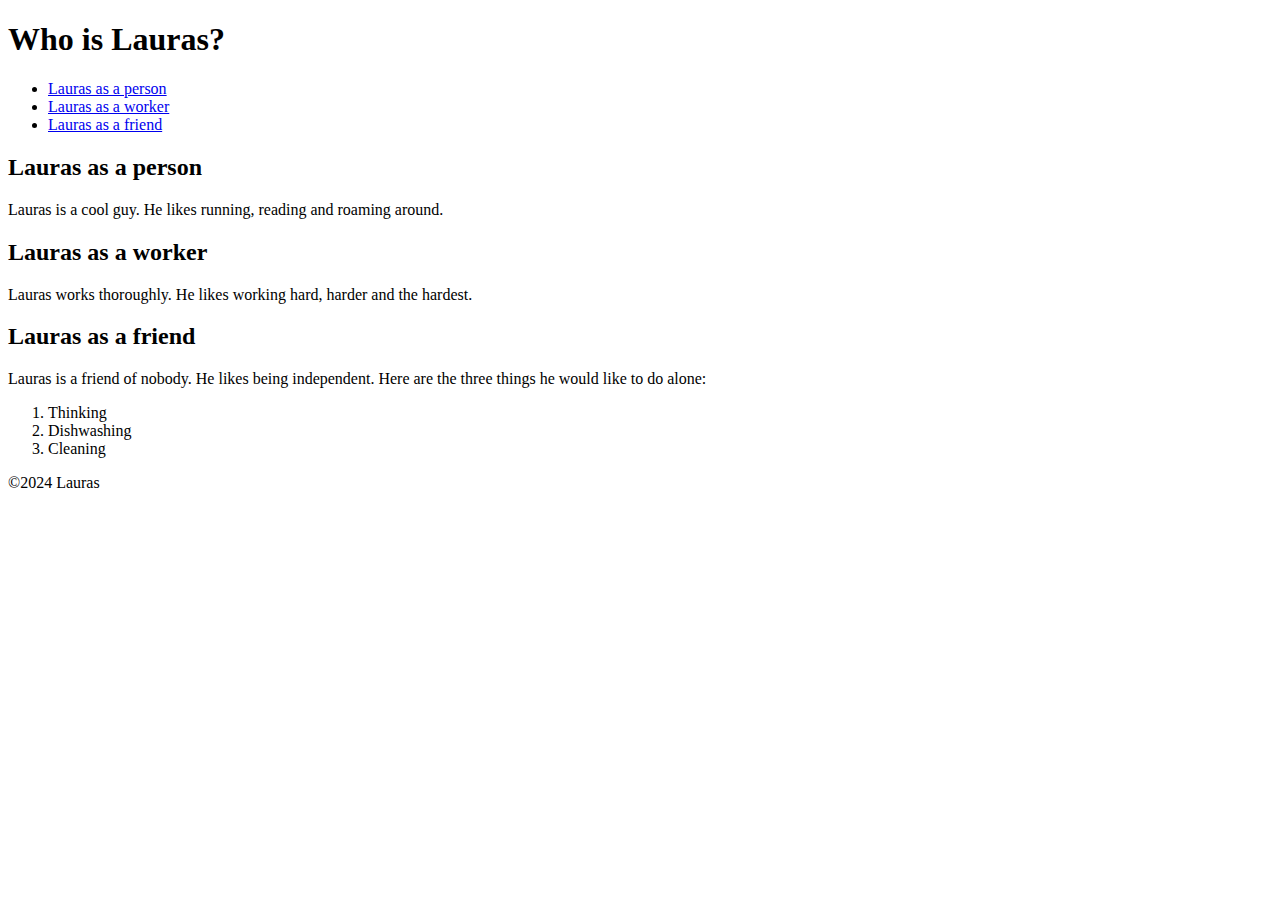
<file: index.html>
<!DOCTYPE html>
<html lang="en">
<head>
    <meta charset="UTF-8">
    <meta name="viewport" content="width=device-width, initial-scale=1.0">
    <title>Briefly about Lauras</title>
</head>
<body>
    <header>
        <h1>Who is Lauras?</h1>
      </header>

      <nav>
        <ul>
            <li><a href="#person">Lauras as a person</a></li>
            <li><a href="#worker">Lauras as a worker</a></li>
            <li><a href="#friend">Lauras as a friend</a></li>    
        </ul>
              </nav>

      <!-- Your content goes here -->
       <main>
        
        <section id="person">
            <h2>Lauras as a person</h2>
            <p>Lauras is a cool guy. He likes running, reading and roaming around.</p>
        </section>

        <section id="worker">
            <h2>Lauras as a worker</h2>
            <p>Lauras works thoroughly. He likes working hard, harder and the hardest.</p>
        </section>

        <section id="friend">
            <h2>Lauras as a friend</h2>
            <p>Lauras is a friend of nobody. He likes being independent. Here are the three things he would like to do alone:</p>
            <ol>
                <li>Thinking</li>
                <li>Dishwashing</li>
                <li>Cleaning</li>
            </ol>
        </section>

       </main>

       <footer id="footer">
        <p>&copy;2024 Lauras</p>
       </footer>
</body>
</html>
</file>
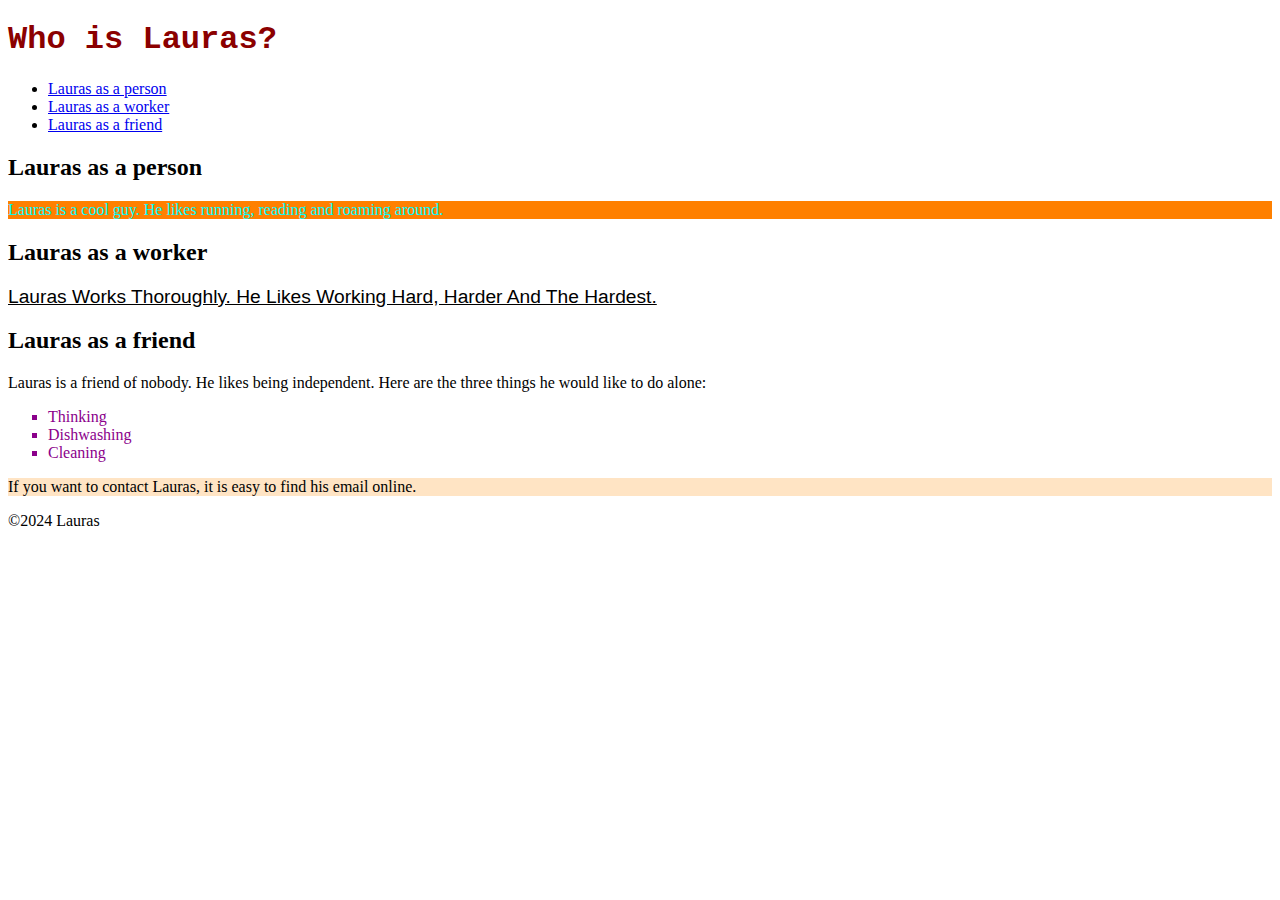
<file: CSS/index.html>
<!DOCTYPE html>
<html lang="en">
<head>
    <meta charset="UTF-8">
    <meta name="viewport" content="width=device-width, initial-scale=1.0">
    <title>Briefly about Lauras</title>
    <link rel="stylesheet" href="styles.css">
</head>
<body>
    <header>
        <h1 class="header-example">Who is Lauras?</h1>
      </header>

      <nav>
        <ul>
            <li><a href="#person">Lauras as a person</a></li>
            <li><a href="#worker">Lauras as a worker</a></li>
            <li><a href="#friend">Lauras as a friend</a></li>    
        </ul>
              </nav>

      <!-- Your content goes here -->
       <main>
        
        <section id="person">
            <h2>Lauras as a person</h2>
            <p class="color-example">Lauras is a cool guy. He likes running, reading and roaming around.</p>
        </section>

        <section id="worker">
            <h2>Lauras as a worker</h2>
            <p class="text-example">Lauras works thoroughly. He likes working hard, harder and the hardest.</p>
        </section>

        <section id="friend">
            <h2>Lauras as a friend</h2>
            <p>Lauras is a friend of nobody. He likes being independent. Here are the three things he would like to do alone:</p>
            <ul class="list-example">
                <li>Thinking</li>
                <li>Dishwashing</li>
                <li>Cleaning</li>
            </ul>
        </section>

        <div class="div-example">
            <p>If you want to contact Lauras, it is easy to find his email online.</p>
        </div>

       </main>

       <footer id="footer">
        <p>&copy;2024 Lauras</p>
       </footer>
</body>
</html>
</file>
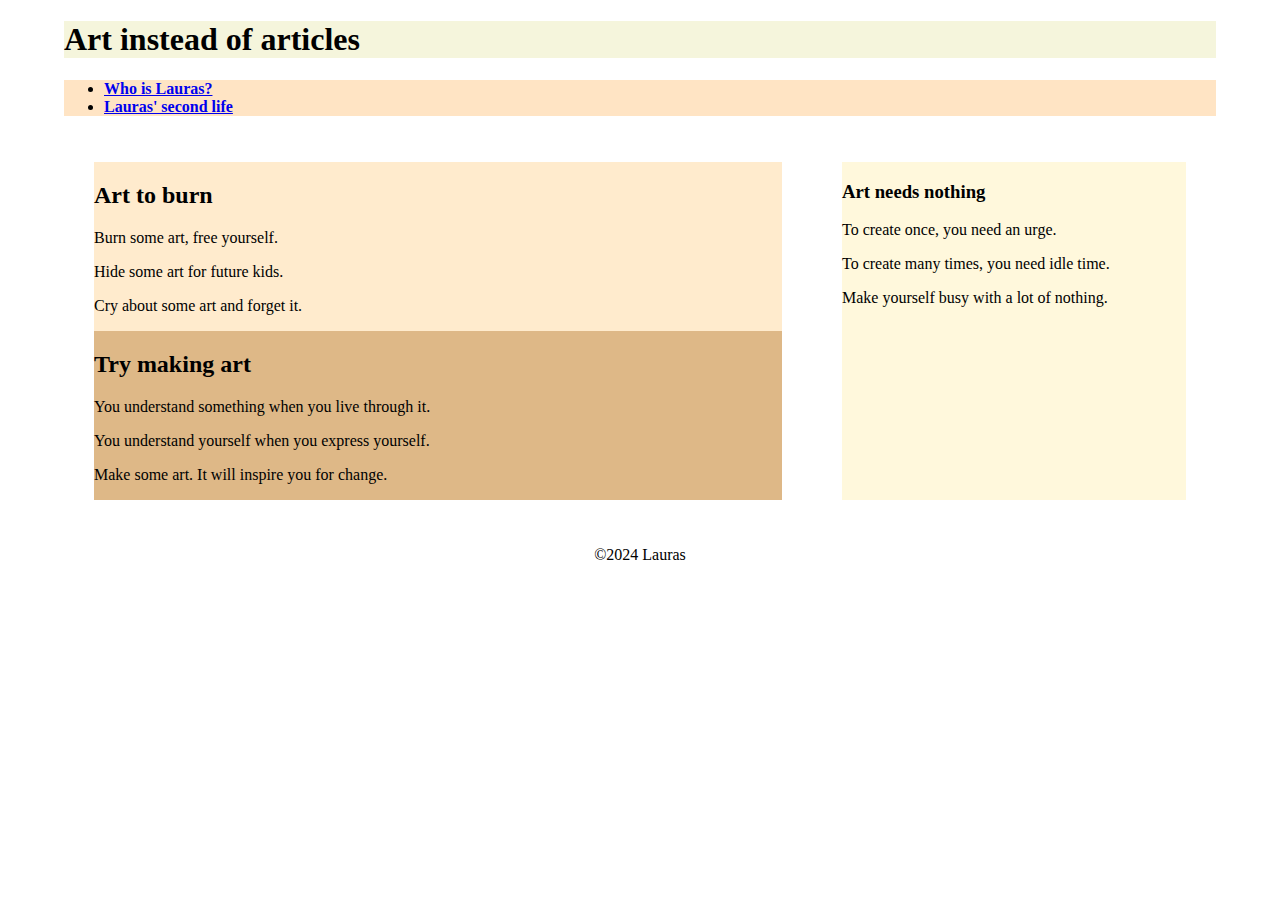
<file: layout/index.html>
<!DOCTYPE html>
<html lang="en">
<head>
    <meta charset="UTF-8">
    <meta name="viewport" content="width=device-width, initial-scale=1.0">
    <title>Lauras' art</title>
    <link rel="stylesheet" href="styles.css">
</head>
<body>
    <div id="header">
        <header>
            <h1>Art instead of articles</h1>
        </header>
    </div>

    <div id="nav">
        <nav>
        <ul>
            <li><a href="4Bpub/index.html" target="_blank"><b>Who is Lauras?</b></a></li>
            <li><a href="4Bpub/second.html" target="_blank"><b>Lauras' second life</b></a></li>
        </ul>
        </nav>
    </div>

    <main>

<div class="equalheight">

    <section class="vertical double">
        <div id="section" class="half">
                <h2>Art to burn</h2>
                    <p>Burn some art, free yourself.</p>
                    <p>Hide some art for future kids.</p>
                    <p>Cry about some art and forget it.</p>
        </div>

        <div id="article" class="half">
                <h2>Try making art</h2>
                    <p>You understand something when you live through it.</p>
                    <p>You understand yourself when you express yourself.</p>
                    <p>Make some art. It will inspire you for change.</p>
        </div>
    </section>

    <section class="vertical third">
        <div id="aside" class="half">
                <h3>Art needs nothing</h3>
                    <p>To create once, you need an urge.</p>
                    <p>To create many times, you need idle time.</p>
                    <p>Make yourself busy with a lot of nothing.</p>
        </div>
    </section>

</div>

    </main>

    <footer>
        <p id="footer">&copy;2024 Lauras</p>
    </footer>
</body>
</html>
</file>
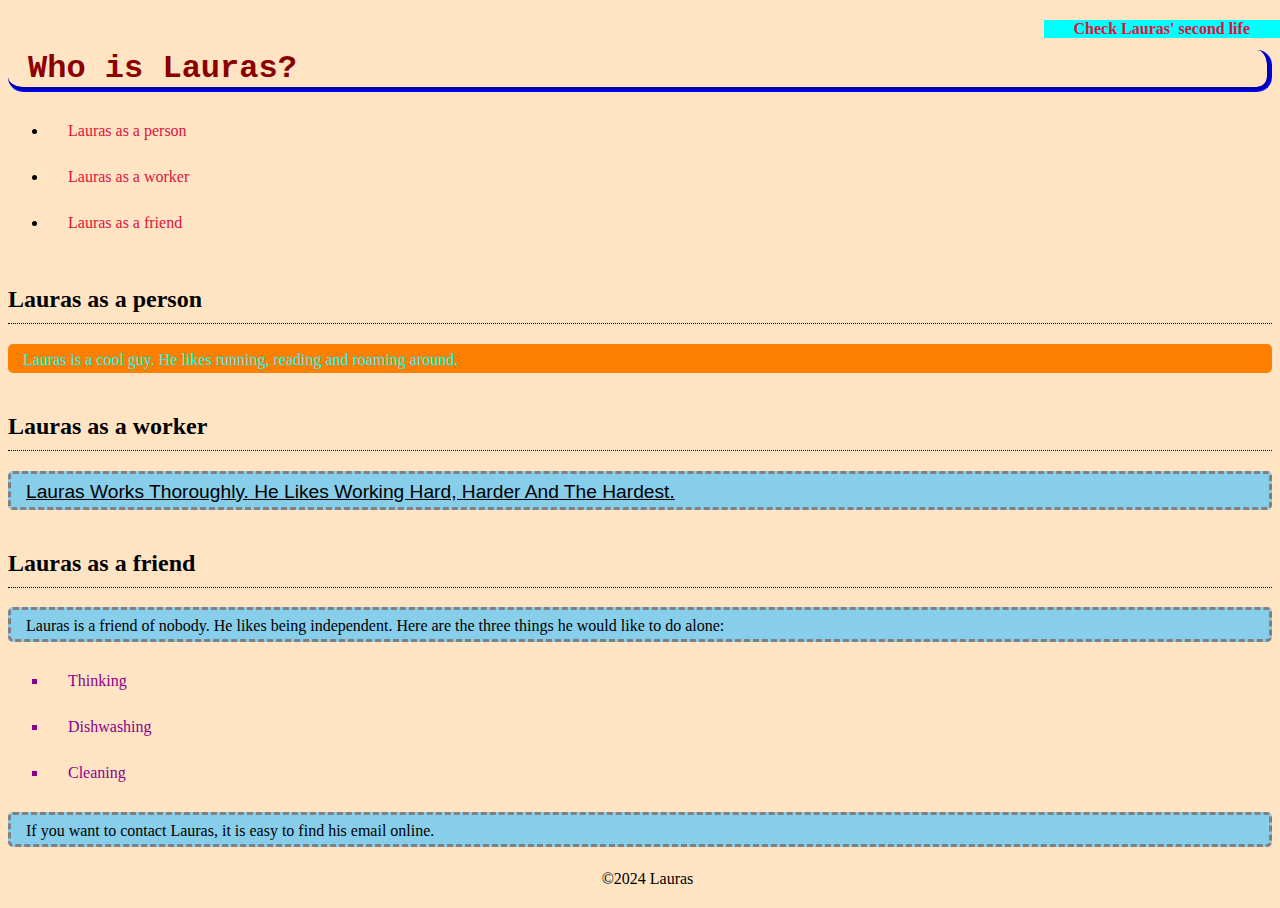
<file: visual/index.html>
<!DOCTYPE html>
<html lang="en">
<head>
    <meta charset="UTF-8">
    <meta name="viewport" content="width=device-width, initial-scale=1.0">
    <title>Briefly about Lauras</title>
    <link rel="stylesheet" href="styles.css">
</head>
<body>

    <a class="upper-right" href="second.html">Check Lauras' second life</a>

    <header>
        <h1 class="header-example">Who is Lauras?</h1>
      </header>

      <nav>
        <ul>
            <li><a href="#person">Lauras as a person</a></li>
            <li><a href="#worker">Lauras as a worker</a></li>
            <li><a href="#friend">Lauras as a friend</a></li>    
        </ul>
              </nav>

      <!-- Your content goes here -->
       <main>
        
        <section id="person">
            <h2>Lauras as a person</h2>
            <p class="color-example">Lauras is a cool guy. He likes running, reading and roaming around.</p>
        </section>

        <section id="worker">
            <h2>Lauras as a worker</h2>
            <p class="text-example">Lauras works thoroughly. He likes working hard, harder and the hardest.</p>
        </section>

        <section id="friend">
            <h2>Lauras as a friend</h2>
            <p>Lauras is a friend of nobody. He likes being independent. Here are the three things he would like to do alone:</p>
            <ul class="list-example">
                <li>Thinking</li>
                <li>Dishwashing</li>
                <li>Cleaning</li>
            </ul>
        </section>

        <div class="div-example">
            <p>If you want to contact Lauras, it is easy to find his email online.</p>
        </div>

       </main>

       <footer>
        <p id="footer">&copy;2024 Lauras</p>
       </footer>
</body>
</html>
</file>
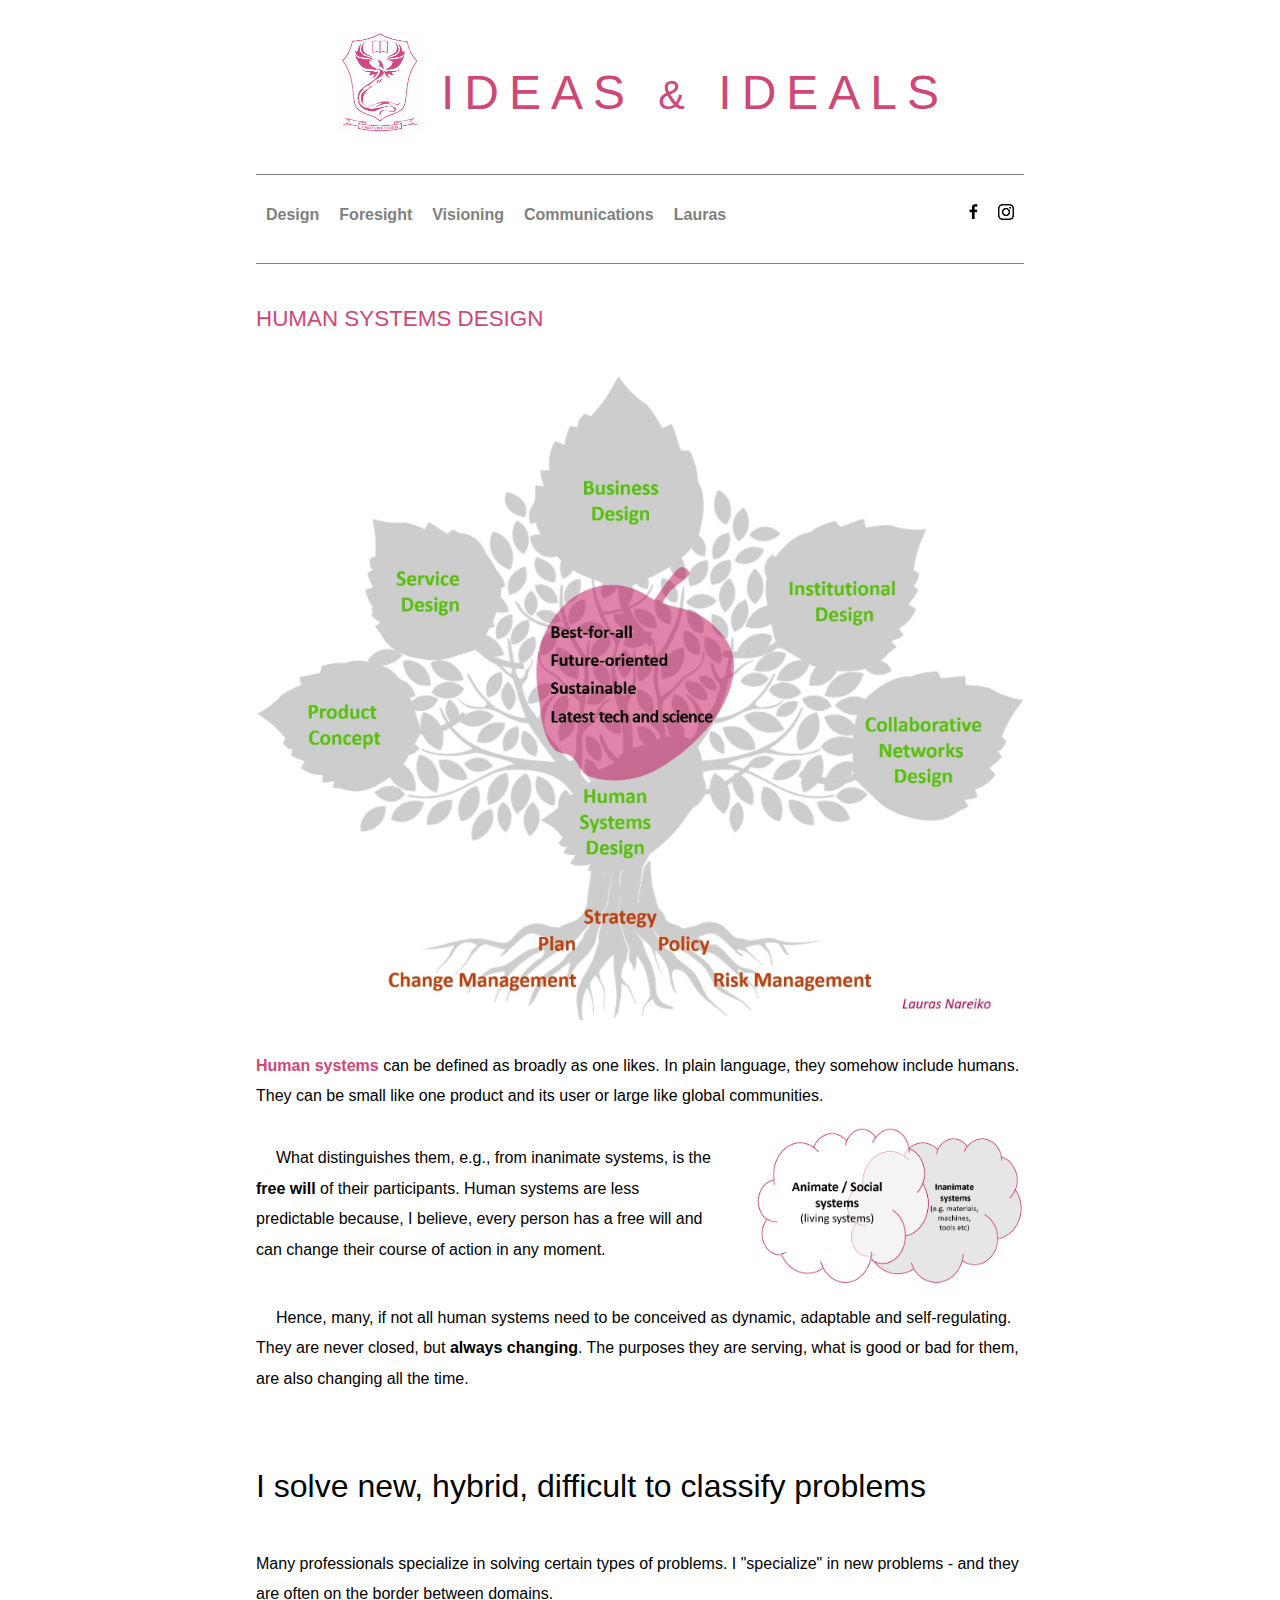
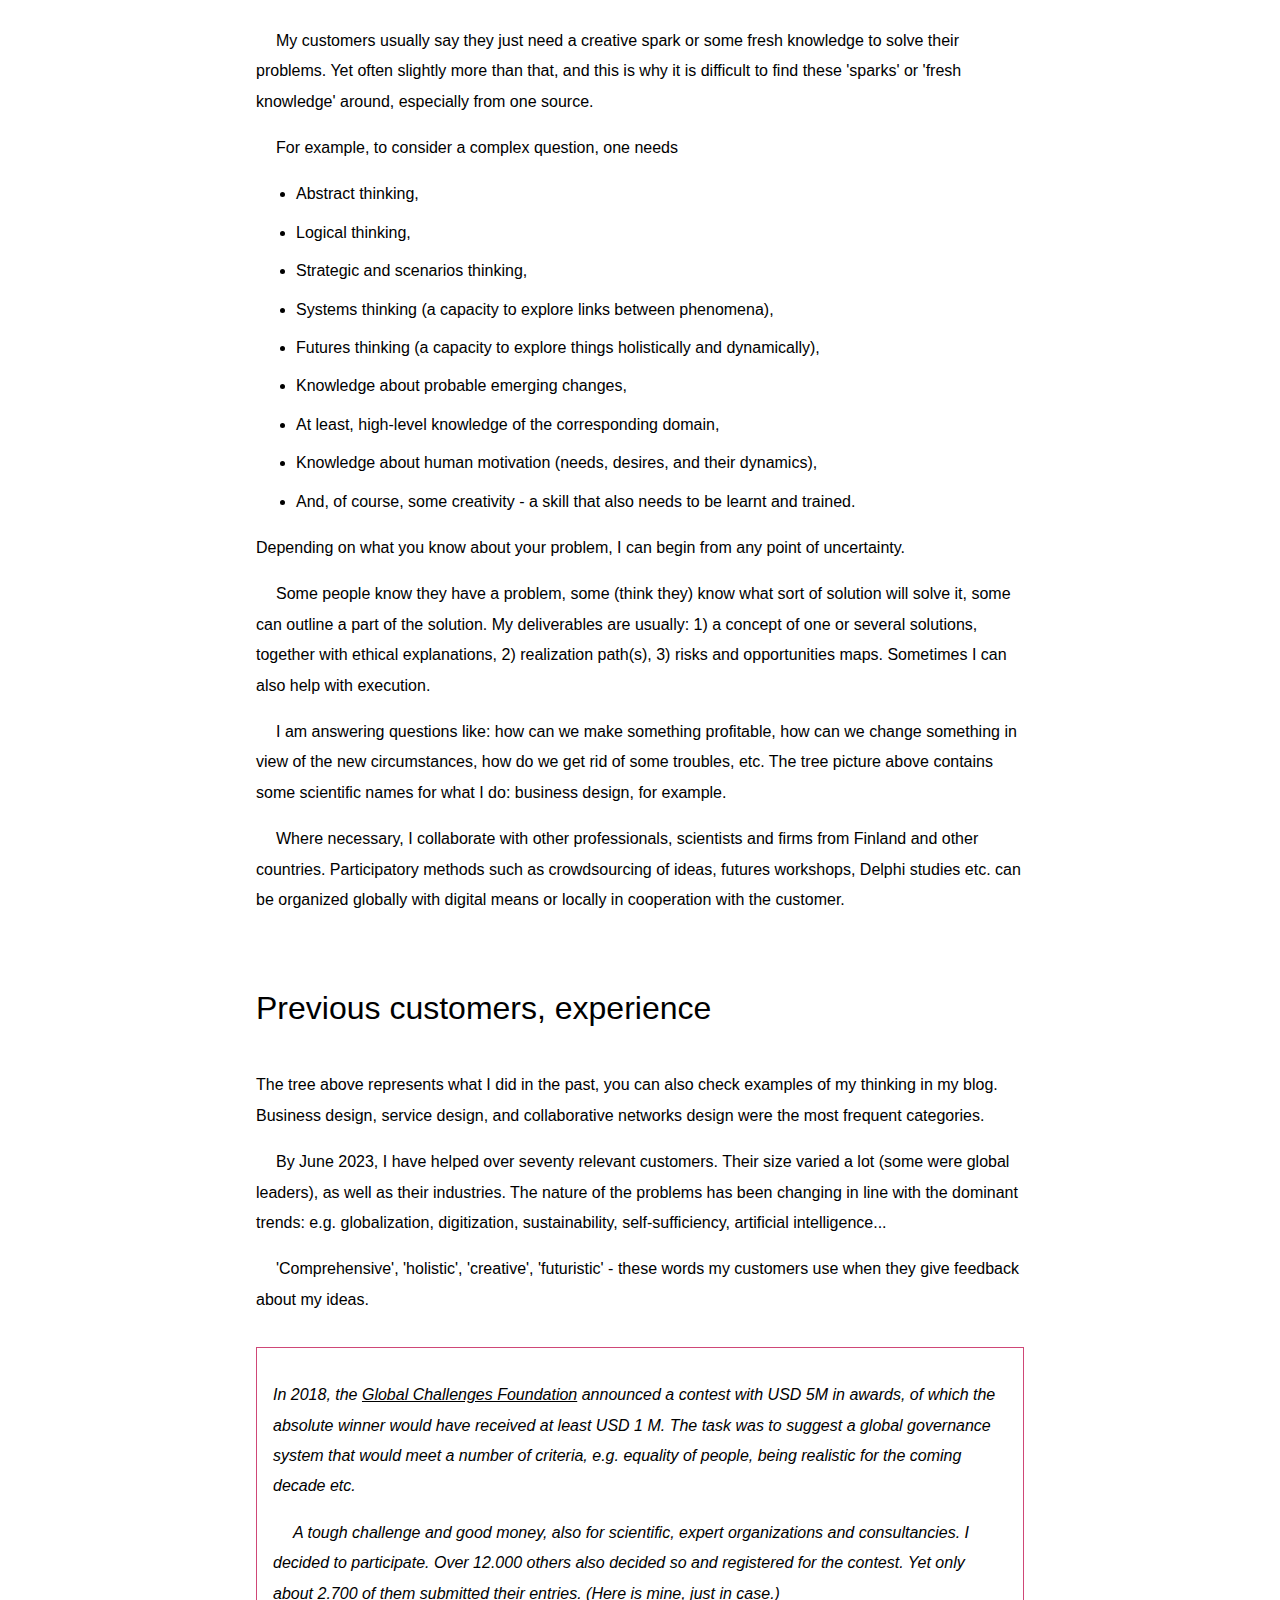
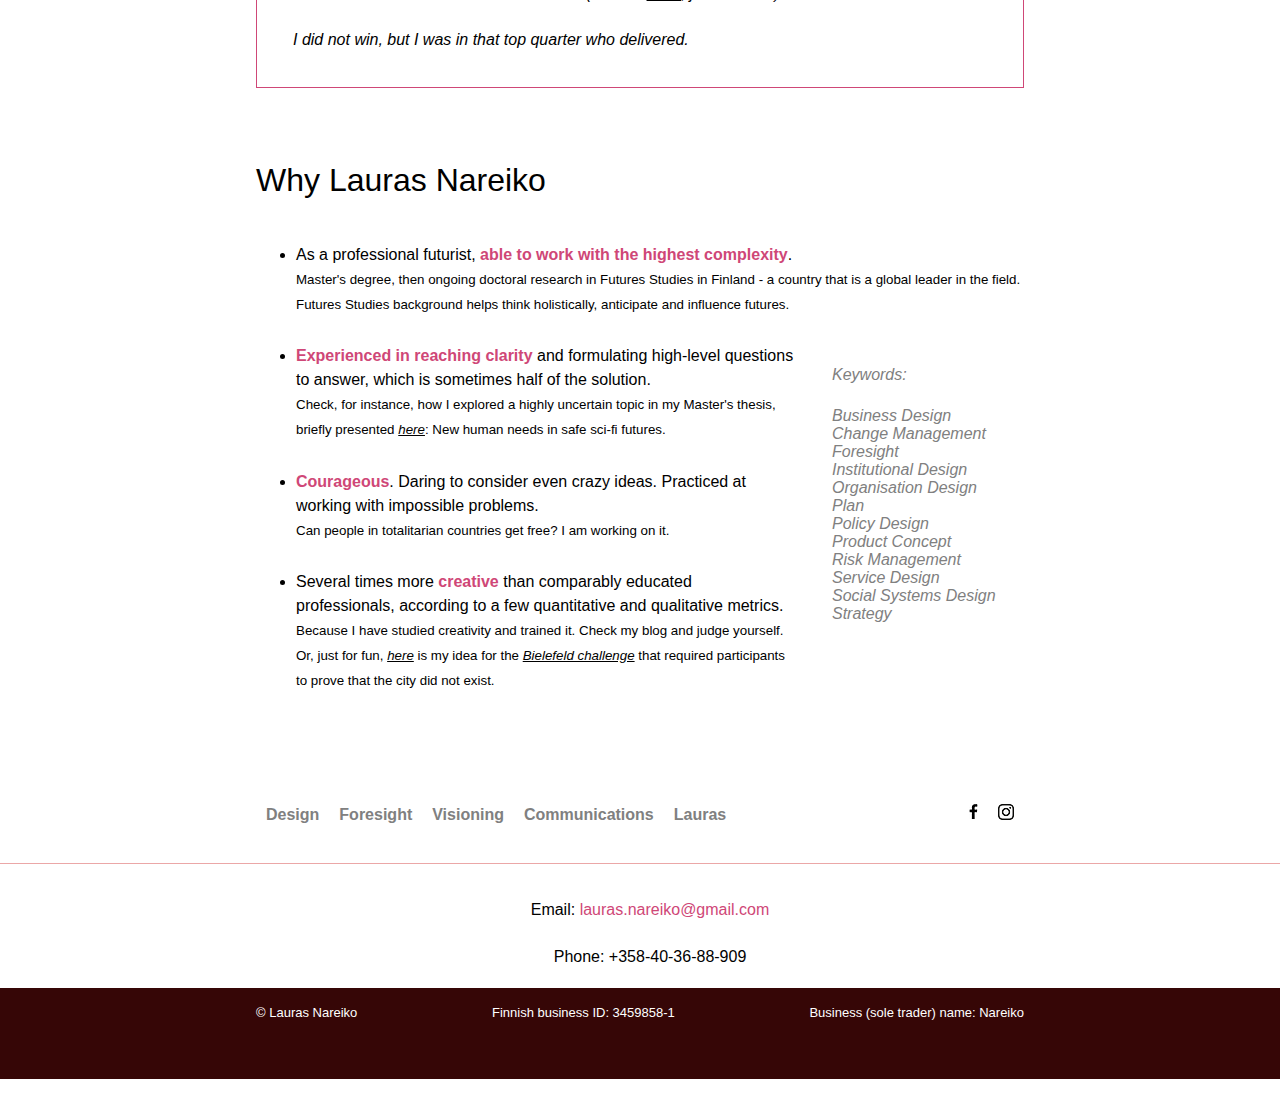
<file: website8/index.html>
<!DOCTYPE html>
<html lang="en">
<head>
    <meta charset="UTF-8">
    <meta name="viewport" content="width=device-width, initial-scale=1.0">
    <title>Ideas & Ideals</title>
    <link rel="stylesheet" href="styles.css">
    <link rel="icon" href="favicon-16x16.png" type="image/x-icon">
</head>

<body>
    <header style="display: flex; align-items: center;">
        <a href="index.html">
            <img src="lauras_nareiko_logotype.png" alt="Lauras' logotype" style="margin-right: 10px; width: 100px; height: auto;">
        </a>
        <h1><a href="index.html" class="h1-hyperlink">Ideas <span style="font-size: smaller;">&</span> Ideals</a></h1>
    </header>
    <hr class="grey-horizontal-line">
    <nav class="menu">
        <ul class="main-menu">
            <li><a href="index.html">Design</a></li>
            <li><a href="foresight.html">Foresight</a></li>
            <li><a href="visioning.html">Visioning</a></li>
            <li><a href="communications.html">Communications</a></li>
            <li><a href="about.html">Lauras</a></li>
        </ul>
        <ul class="so-me">
            <li><a href="https://www.facebook.com/Creativity-Training-100685105474192" target="_blank"><img src="facebook.png" alt="Lauras' Facebook"></a></li>
            <li><a href="https://www.instagram.com/creativity.training" target="_blank"><img src="instagram.png" alt="Lauras' Instagram"></a></li>
        </ul>
    </nav>
    <hr class="grey-horizontal-line">


<main class="page-content">

<section>
    <h2>Human systems design</h2>
    <img src="design.png" alt="Examples of human systems" class="non-wrapped-image">
    <p class="first-par"><span class="highlight-cherry">Human systems</span> can be defined as broadly as one likes. In plain language, they somehow include humans. They can be small like one product and its user or large like global communities.</p>
    <div class="big-small">
        <div class="big60">
            <p>What distinguishes them, e.g., from inanimate systems, is the <span class="highlight-bold">free will</span> of their participants. Human systems are less predictable because, I believe, every person has a free will and can change their course of action in any moment.</p>
        </div>
        <div class="small35">
            <img src="animate_and_inanimate.png" alt="Animate and inanimate systems">
        </div>
    </div>
    <p>Hence, many, if not all human systems need to be conceived as dynamic, adaptable and self-regulating. They are never closed, but <span class="highlight-bold">always changing</span>. The purposes they are serving, what is good or bad for them, are also changing all the time.</p>
</section>

<section>
    <h3>I solve new, hybrid, difficult to classify problems</h3>
    <p class="first-par">Many professionals specialize in solving certain types of problems. I "specialize" in new problems - and they are often on the border between domains.</p>
    <p>My customers usually say they just need a creative spark or some fresh knowledge to solve their problems. Yet often slightly more than that, and this is why it is difficult to find these 'sparks' or 'fresh knowledge' around, especially from one source.</p>
    <p>For example, to consider a complex question, one needs</p>
    <ul>
        <li>Abstract thinking,</li>
        <li>Logical thinking,</li>
        <li>Strategic and scenarios thinking,</li>
        <li>Systems thinking (a capacity to explore links between phenomena),</li>
        <li>Futures thinking (a capacity to explore things holistically and dynamically),</li>
        <li>Knowledge about probable emerging changes,</li>
        <li>At least, high-level knowledge of the corresponding domain,</li>
        <li>Knowledge about human motivation (needs, desires, and their dynamics),</li>
        <li>And, of course, some creativity - a skill that also needs to be learnt and trained.</li>
    </ul>
    <p class="first-par">Depending on what you know about your problem, I can begin from any point of uncertainty.</p>
    <p>Some people know they have a problem, some (think they) know what sort of solution will solve it, some can outline a part of the solution. My deliverables are usually: 1) a concept of one or several solutions, together with ethical explanations, 2) realization path(s), 3) risks and opportunities maps. Sometimes I can also help with execution.</p>
    <p>I am answering questions like: how can we make something profitable, how can we change something in view of the new circumstances, how do we get rid of some troubles, etc. The tree picture above contains some scientific names for what I do: business design, for example.</p>
    <p>Where necessary, I collaborate with other professionals, scientists and firms from Finland and other countries. Participatory methods such as crowdsourcing of ideas, futures workshops, Delphi studies etc. can be organized globally with digital means or locally in cooperation with the customer.</p>
</section>

<section>
    <h3>Previous customers, experience</h3>
    <p class="first-par">The tree above represents what I did in the past, you can also check examples of my thinking in my blog. Business design, service design, and collaborative networks design were the most frequent categories.</p>
    <p>By June 2023, I have helped over seventy relevant customers. Their size varied a lot (some were global leaders), as well as their industries. The nature of the problems has been changing in line with the dominant trends: e.g. globalization, digitization, sustainability, self-sufficiency, artificial intelligence...</p>
    <p>'Comprehensive', 'holistic', 'creative', 'futuristic' - these words my customers use when they give feedback about my ideas.</p>
    <div class="framed">
        <p class="highlight-italic" style="text-indent: 0px;">In 2018, the <a class="p-hyperlink" href="https://globalchallenges.org/" target="_blank">Global Challenges Foundation</a> announced a contest with USD 5M in awards, of which the absolute winner would have received at least USD 1 M. The task was to suggest a global governance system that would meet a number of criteria, e.g. equality of people, being realistic for the coming decade etc.</p>
        <p class="highlight-italic">A tough challenge and good money, also for scientific, expert organizations and consultancies. I decided to participate. Over 12.000 others also decided so and registered for the contest. Yet only about 2.700 of them submitted their entries. (Here is <a class="p-hyperlink" href="https://4b2f524b-bb05-45ea-85cc-584e5d9dbe47.filesusr.com/ugd/9a6408_ba8166faac714590865b40917a579728.pdf" target="_blank">mine</a>, just in case.)</p>
        <p class="highlight-italic">I did not win, but I was in that top quarter who delivered.</p>
    </div>
</section>

<section>
    <h3>Why Lauras Nareiko</h3>
    <ul class="high-line-interval">
        <li>As a professional futurist, <span class="highlight-cherry">able to work with the highest complexity</span>.
            <br><span style="font-size: smaller;">Master's degree, then ongoing doctoral research in Futures Studies in Finland - a country that is a global leader in the field. Futures Studies background helps think holistically, anticipate and influence futures.</span></li>
    </ul>        
    <div class="big-small">
        <div id="rest-of-list">
            <ul class="high-line-interval">
                <li><span class="highlight-cherry">Experienced in reaching clarity</span> and formulating high-level questions to answer, which is sometimes half of the solution.
                    <br><span style="font-size: smaller;">Check, for instance, how I explored a highly uncertain topic in my Master's thesis, briefly presented <a class="p-hyperlink" style="font-style: italic;" href="https://www.lauras-nareiko.com/single-post/2019/07/12/Probable-New-Human-Needs-%E2%80%93-a-Lesson-from-Safe-Sci-Fi-Futures" target="_blank">here</a>: New human needs in safe sci-fi futures.</span></li>
                <li><span class="highlight-cherry">Courageous</span>. Daring to consider even crazy ideas. Practiced at working with impossible problems.
                    <br><span style="font-size: smaller;">Can people in totalitarian countries get free? I am working on it.</span></li>
                <li>Several times more <span class="highlight-cherry">creative</span> than comparably educated professionals, according to a few quantitative and qualitative metrics.
                    <br><span style="font-size: smaller;">Because I have studied creativity and trained it. Check my blog and judge yourself. Or, just for fun, <a class="p-hyperlink" style="font-style: italic;" href="https://drive.google.com/file/d/1PdGuM4Q6yQqtiOd8J53EJhw4HNDvpfyW/view?usp=sharing" target="_blank">here</a> is my idea for the <a class="p-hyperlink" style="font-style: italic;" href="https://www.bielefeldmillion.de/" target="_blank">Bielefeld challenge</a> that required participants to prove that the city did not exist.</span></li>
            </ul>      
        </div>
        <div id="keywords">
            <p class="first-par">Keywords:</p>
                <ul class="invisible-list">
                    <li>Business Design</li>
                    <li>Change Management</li>
                    <li>Foresight</li>
                    <li>Institutional Design</li>
                    <li>Organisation Design</li>
                    <li>Plan</li>
                    <li>Policy Design</li>
                    <li>Product Concept</li>
                    <li>Risk Management</li>
                    <li>Service Design</li>
                    <li>Social Systems Design</li>
                    <li>Strategy</li>
                </ul>
        </div>
    </div>
</section>

</main>

<div class="empty-space"></div>
    <nav class="menu">
        <ul class="main-menu">
            <li><a href="index.html">Design</a></li>
            <li><a href="foresight.html">Foresight</a></li>
            <li><a href="visioning.html">Visioning</a></li>
            <li><a href="communications.html">Communications</a></li>
            <li><a href="about.html">Lauras</a></li>
        </ul>
        <ul class="so-me">
            <li><a href="https://www.facebook.com/Creativity-Training-100685105474192" target="_blank"><img src="facebook.png" alt="Lauras' Facebook"></a></li>
            <li><a href="https://www.instagram.com/creativity.training" target="_blank"><img src="instagram.png" alt="Lauras' Instagram"></a></li>
        </ul>
    </nav>
    <hr class="cherry-horizontal-line">
    <footer class="footer">
        <div class="contact">
            <p>Email: <a href="mailto:lauras.nareiko@gmail.com" class="email">lauras.nareiko@gmail.com</a></p>
            <p>Phone: +358-40-36-88-909</p>
        </div>
        <div class="legal">
            <div class="legal-text">
                <div class="footer-left">©&nbsp;Lauras Nareiko</div>
                <div class="footer-center">Finnish business ID: 3459858-1</div>
                <div class="footer-right">Business (sole trader) name: Nareiko</div>
            </div>
        </div>
    </footer>
    
</body>
</html>
</file>
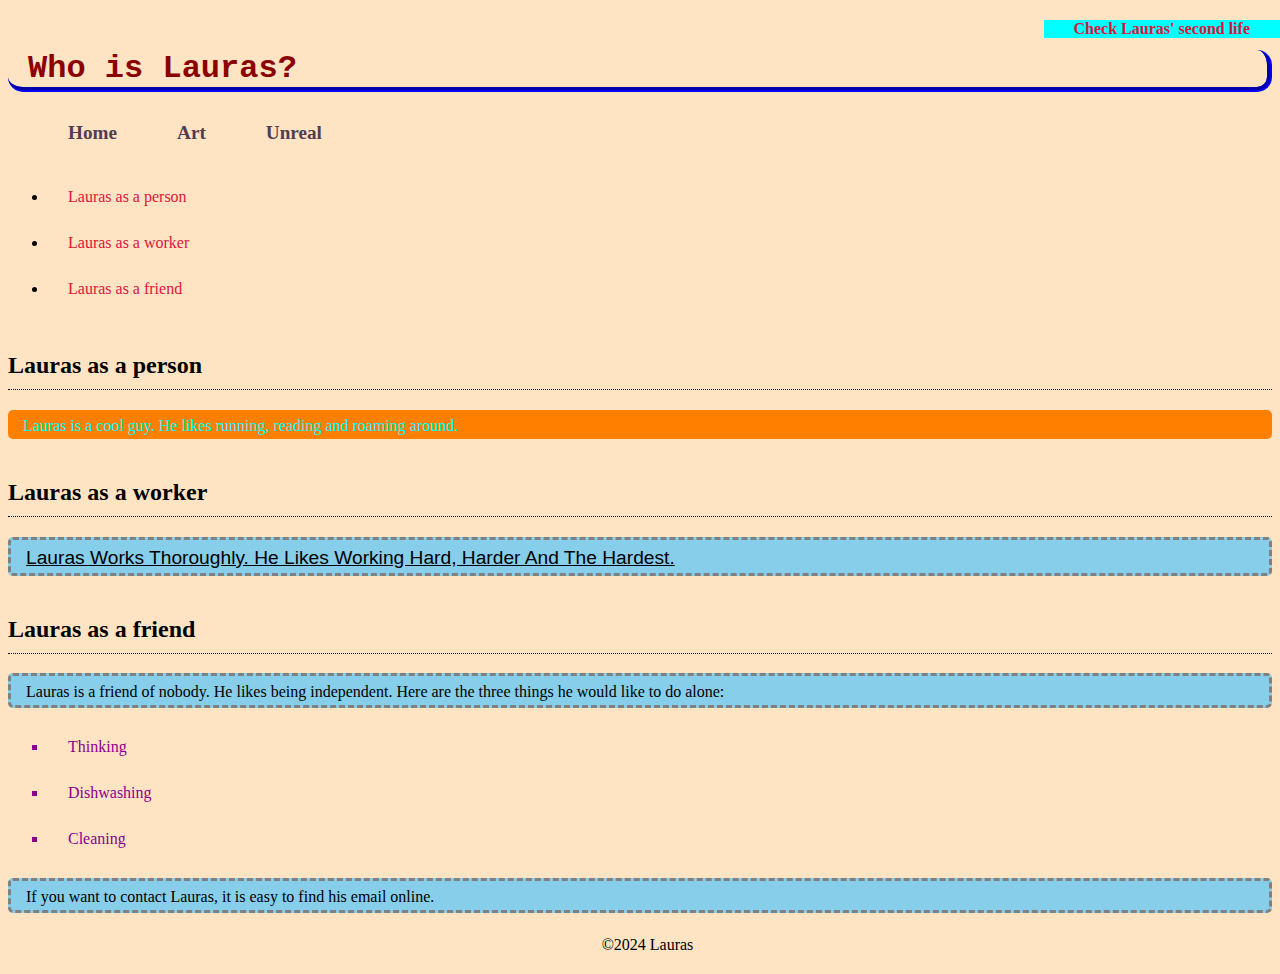
<file: page/4Bpub/index.html>
<!DOCTYPE html>
<html lang="en">
<head>
    <meta charset="UTF-8">
    <meta name="viewport" content="width=device-width, initial-scale=1.0">
    <title>Briefly about Lauras</title>
    <link rel="stylesheet" href="styles.css">
</head>
<body>

    <a class="upper-right" href="second.html">Check Lauras' second life</a>

    <header>
        <h1 class="header-example">Who is Lauras?</h1>
      </header>
    
    <nav id="horizmenu">
        <ul>
        <li><a href="index.html">Home</a></li>
        <li><a href="second.html">Art</a></li>
        <li><a href="../third.html">Unreal</a></li>
        </ul>
    </nav>

    <nav id="pagemenu">
        <ul>
            <li><a href="#person">Lauras as a person</a></li>
            <li><a href="#worker">Lauras as a worker</a></li>
            <li><a href="#friend">Lauras as a friend</a></li>    
        </ul>
    </nav>

      <!-- Your content goes here -->
       <main>
        
        <section id="person">
            <h2>Lauras as a person</h2>
            <p class="color-example">Lauras is a cool guy. He likes running, reading and roaming around.</p>
        </section>

        <section id="worker">
            <h2>Lauras as a worker</h2>
            <p class="text-example">Lauras works thoroughly. He likes working hard, harder and the hardest.</p>
        </section>

        <section id="friend">
            <h2>Lauras as a friend</h2>
            <p>Lauras is a friend of nobody. He likes being independent. Here are the three things he would like to do alone:</p>
            <ul class="list-example">
                <li>Thinking</li>
                <li>Dishwashing</li>
                <li>Cleaning</li>
            </ul>
        </section>

        <div class="div-example">
            <p>If you want to contact Lauras, it is easy to find his email online.</p>
        </div>

       </main>

       <footer>
        <p id="footer">&copy;2024 Lauras</p>
       </footer>
</body>
</html>
</file>
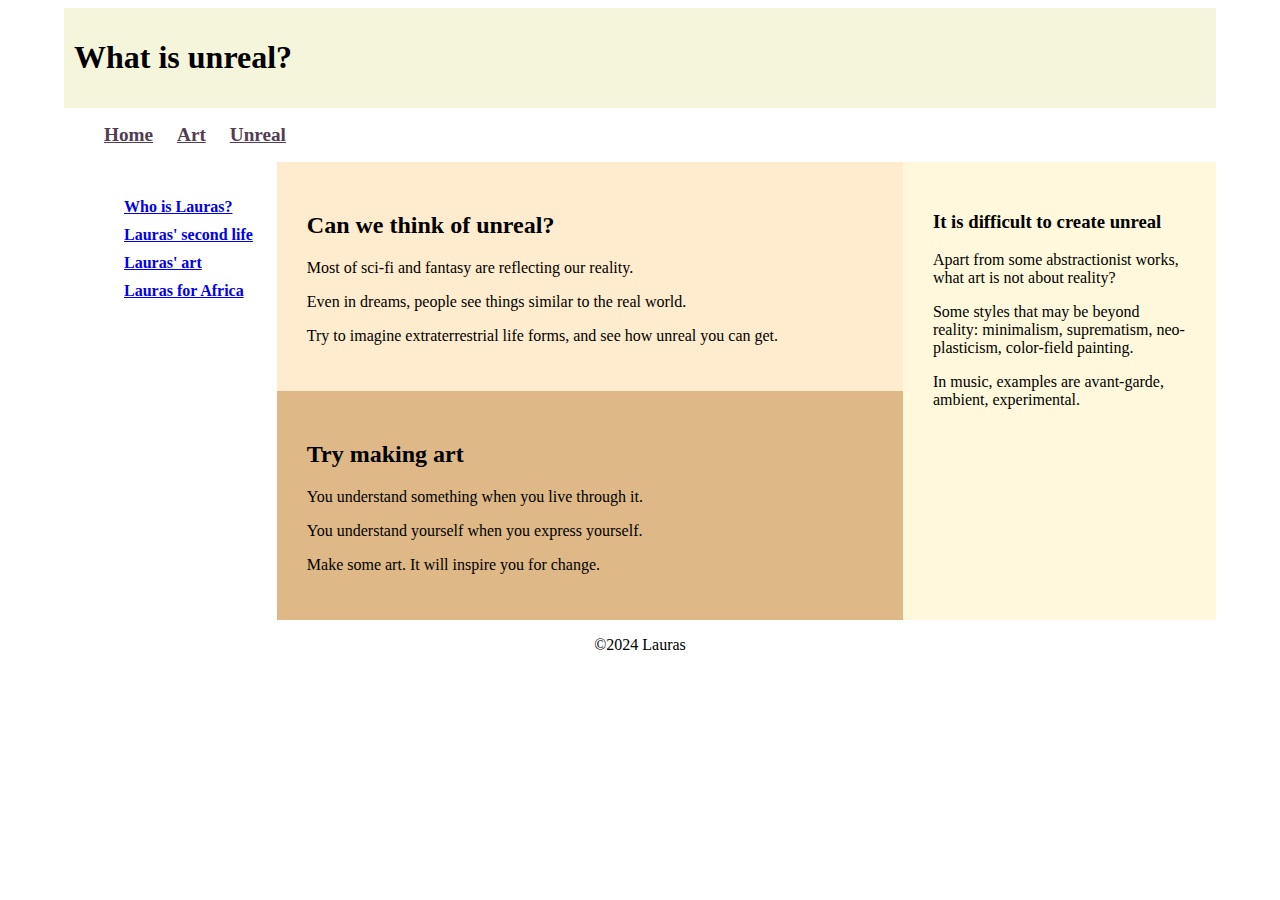
<file: page/third.html>
<!DOCTYPE html>
<html lang="en">
<head>
    <meta charset="UTF-8">
    <meta name="viewport" content="width=device-width, initial-scale=1.0">
    <title>Lauras' art</title>
    <link rel="stylesheet" href="styles.css">
</head>
<body>
    <div id="header">
        <header>
            <h1>What is unreal?</h1>
        </header>
    </div>

    <nav id="horizmenu">
        <ul>
        <li><a href="4Bpub/index.html">Home</a></li>
        <li><a href="4Bpub/second.html">Art</a></li>
        <li><a href="third.html">Unreal</a></li>
        </ul>
    </nav>

    <div id="nav">
        <nav>
        <ul>
            <li><a href="4Bpub/index.html" target="_blank"><b>Who is Lauras?</b></a></li>
            <li><a href="4Bpub/second.html" target="_blank"><b>Lauras' second life</b></a></li>
            <li><a href="http://lauras-nareiko.com" target="_blank"><b>Lauras' art</b></a></li>
            <li><a href="http://sustainephant.com" target="_blank"><b>Lauras for Africa</b></a></li>
        </ul>
        </nav>
    </div>

    <main>

<div class="equalheight">

    <section class="vertical double">
        <div id="section" class="half">
                <h2>Can we think of unreal?</h2>
                    <p>Most of sci-fi and fantasy are reflecting our reality.</p>
                    <p>Even in dreams, people see things similar to the real world.</p>
                    <p>Try to imagine extraterrestrial life forms, and see how unreal you can get.</p>
        </div>

        <div id="article" class="half">
                <h2>Try making art</h2>
                    <p>You understand something when you live through it.</p>
                    <p>You understand yourself when you express yourself.</p>
                    <p>Make some art. It will inspire you for change.</p>
        </div>
    </section>

    <section class="vertical third">
        <div id="aside" class="half">
                <h3>It is difficult to create unreal</h3>
                    <p>Apart from some abstractionist works, what art is not about reality?</p>
                    <p>Some styles that may be beyond reality: minimalism, suprematism, neo-plasticism, color-field painting.</p>
                    <p>In music, examples are avant-garde, ambient, experimental.</p>
        </div>
    </section>

</div>

    </main>

    <footer>
        <p id="footer">&copy;2024 Lauras</p>
    </footer>
</body>
</html>
</file>
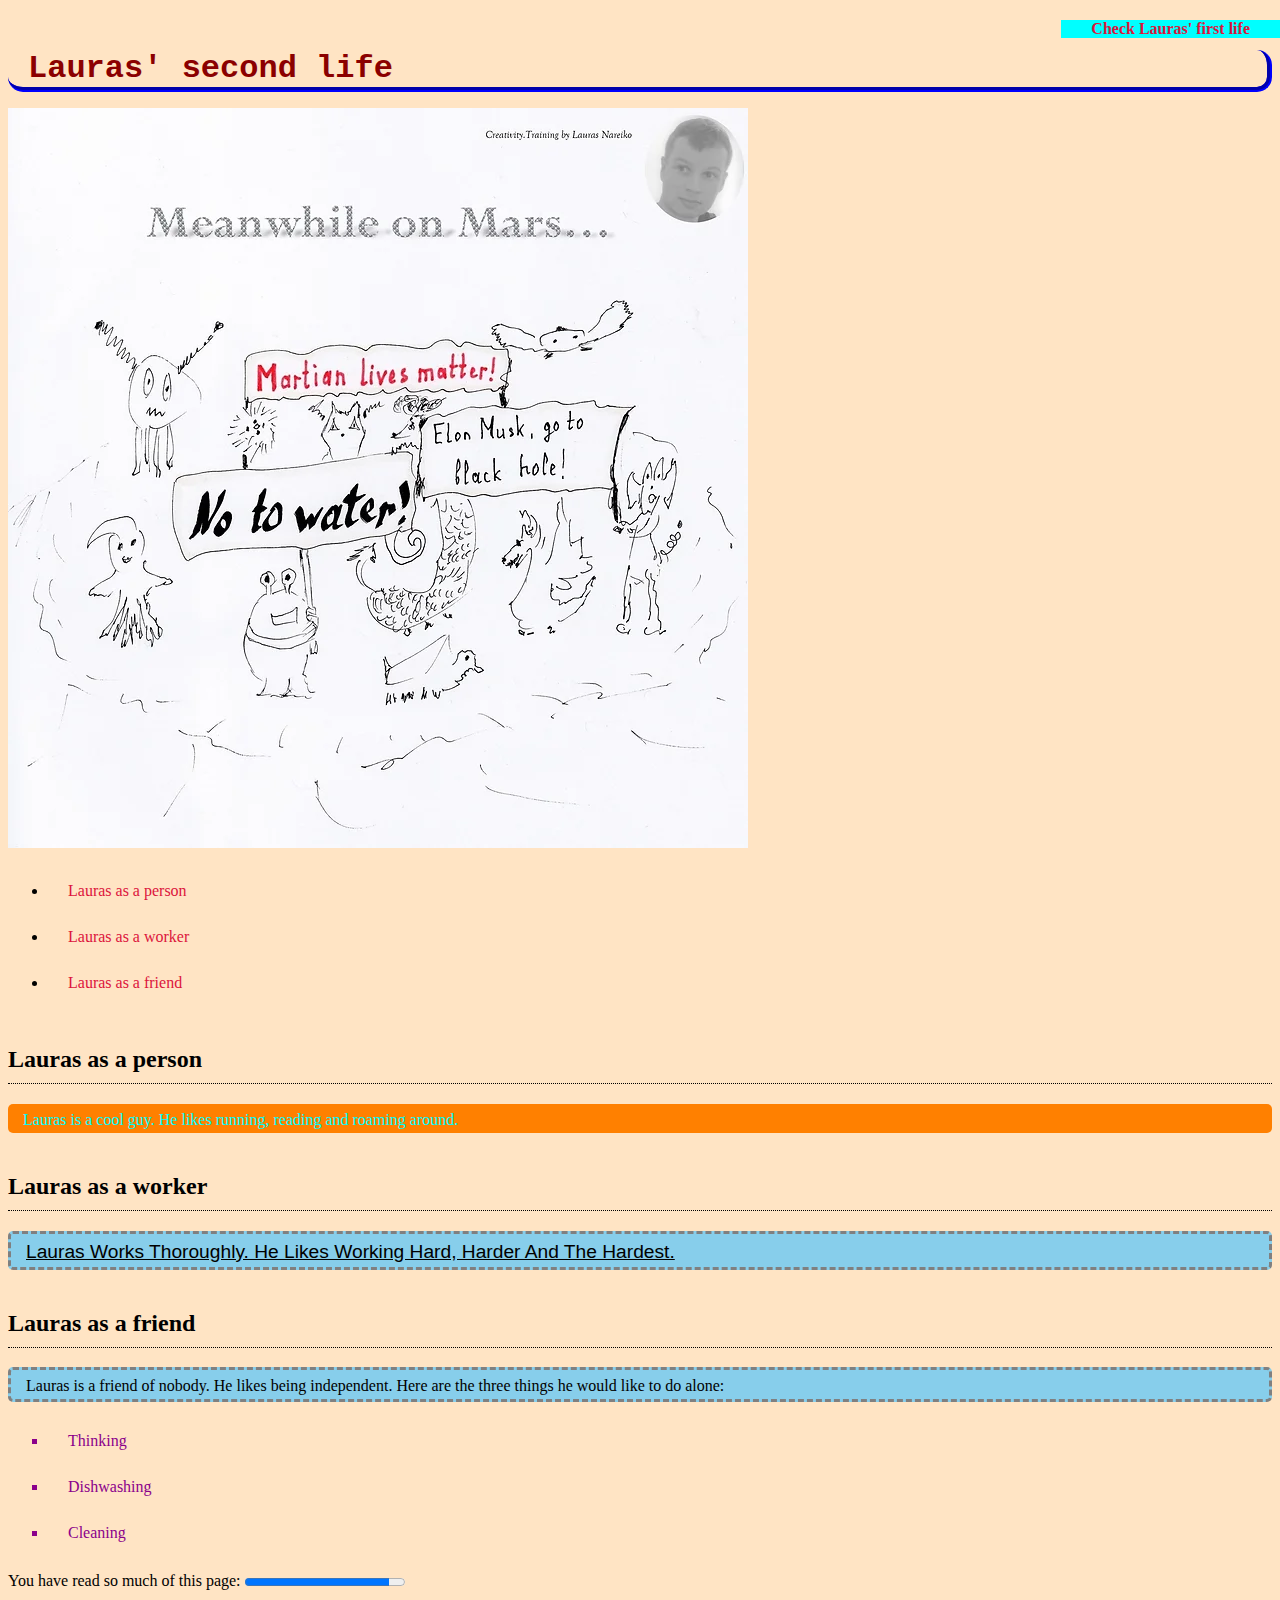
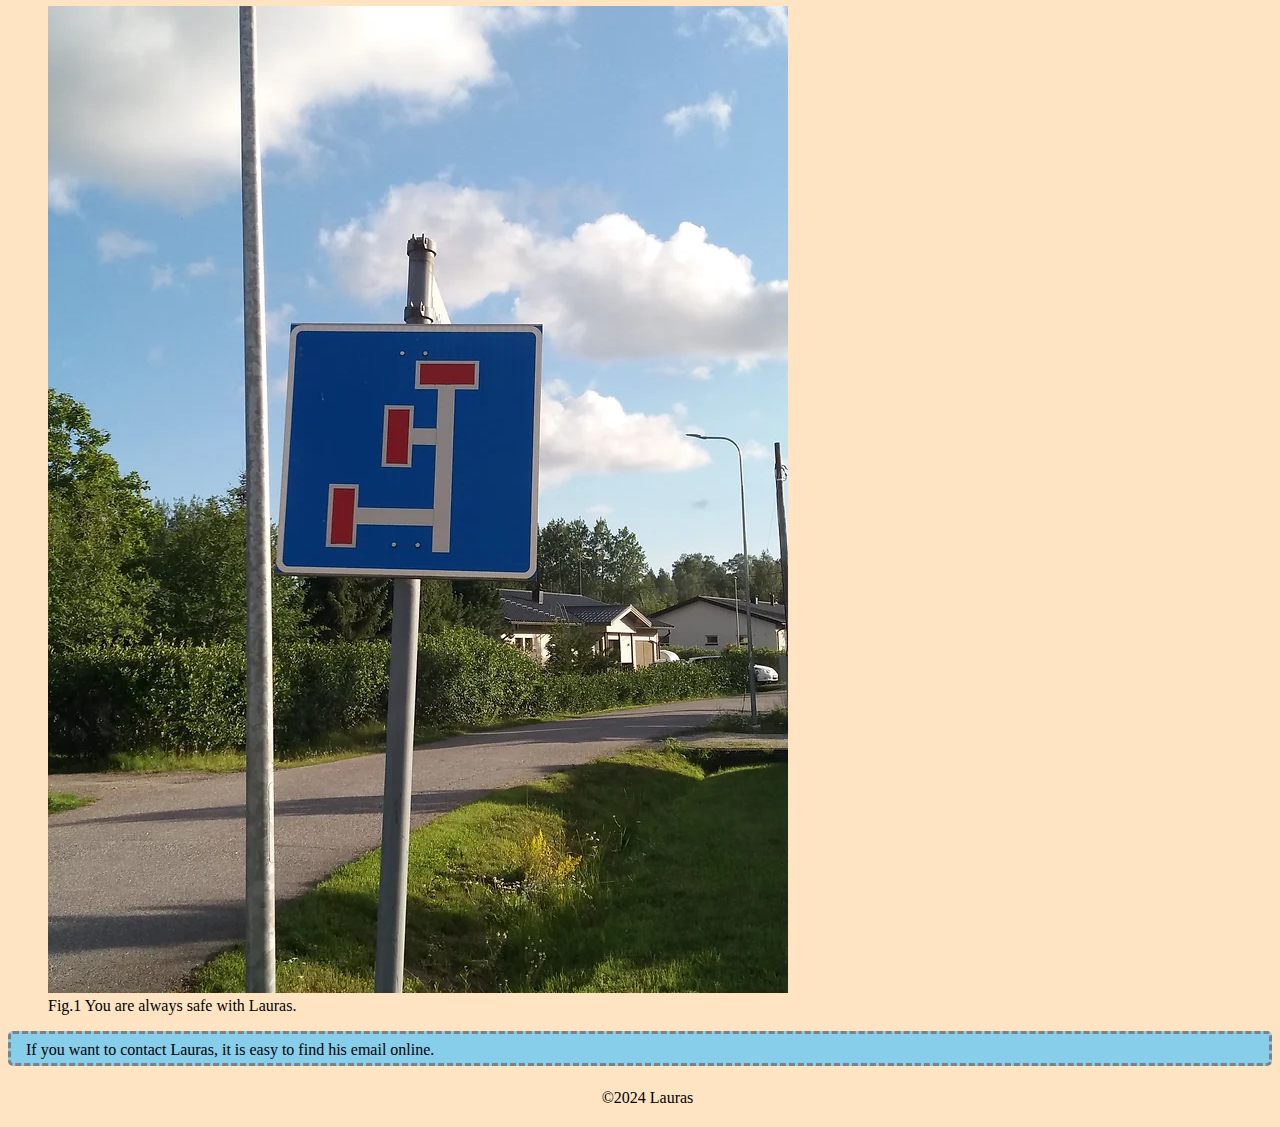
<file: visual/second.html>
<!DOCTYPE html>
<html lang="en">
<head>
    <meta charset="UTF-8">
    <meta name="viewport" content="width=device-width, initial-scale=1.0">
    <title>Alternative Lauras</title>
    <link rel="stylesheet" href="styles.css">
</head>
<body>

    <a class="upper-right" href="index.html">Check Lauras' first life</a>

    <header>
        <h1 class="header-example">Lauras' second life</h1>
      </header>

      <img src="mars.webp" alt="Strike of Martians" width="740" height="740">

      <nav>
        <ul>
            <li><a href="#person">Lauras as a person</a></li>
            <li><a href="#worker">Lauras as a worker</a></li>
            <li><a href="#friend">Lauras as a friend</a></li>    
        </ul>
              </nav>

      <!-- Your content goes here -->
       <main>
        
        <section id="person">
            <h2>Lauras as a person</h2>
            <p class="color-example">Lauras is a cool guy. He likes running, reading and roaming around.</p>
        </section>

        <section id="worker">
            <h2>Lauras as a worker</h2>
            <p class="text-example">Lauras works thoroughly. He likes working hard, harder and the hardest.</p>
        </section>

        <section id="friend">
            <h2>Lauras as a friend</h2>
            <p>Lauras is a friend of nobody. He likes being independent. Here are the three things he would like to do alone:</p>
            <ul class="list-example">
                <li>Thinking</li>
                <li>Dishwashing</li>
                <li>Cleaning</li>
            </ul>
        </section>

        <label for="reading">You have read so much of this page:</label>
        <progress id="reading" value="90" max="100"> 90% </progress>

        <figure>
            <img src="finland.webp" alt="Road sign in Finland" width="740" height="987">
            <figcaption>Fig.1 You are always safe with Lauras.</figcaption>
        </figure>

        <div class="div-example">
            <p>If you want to contact Lauras, it is easy to find his email online.</p>
        </div>

       </main>

       <footer>
        <p id="footer">&copy;2024 Lauras</p>
       </footer>
</body>
</html>
</file>
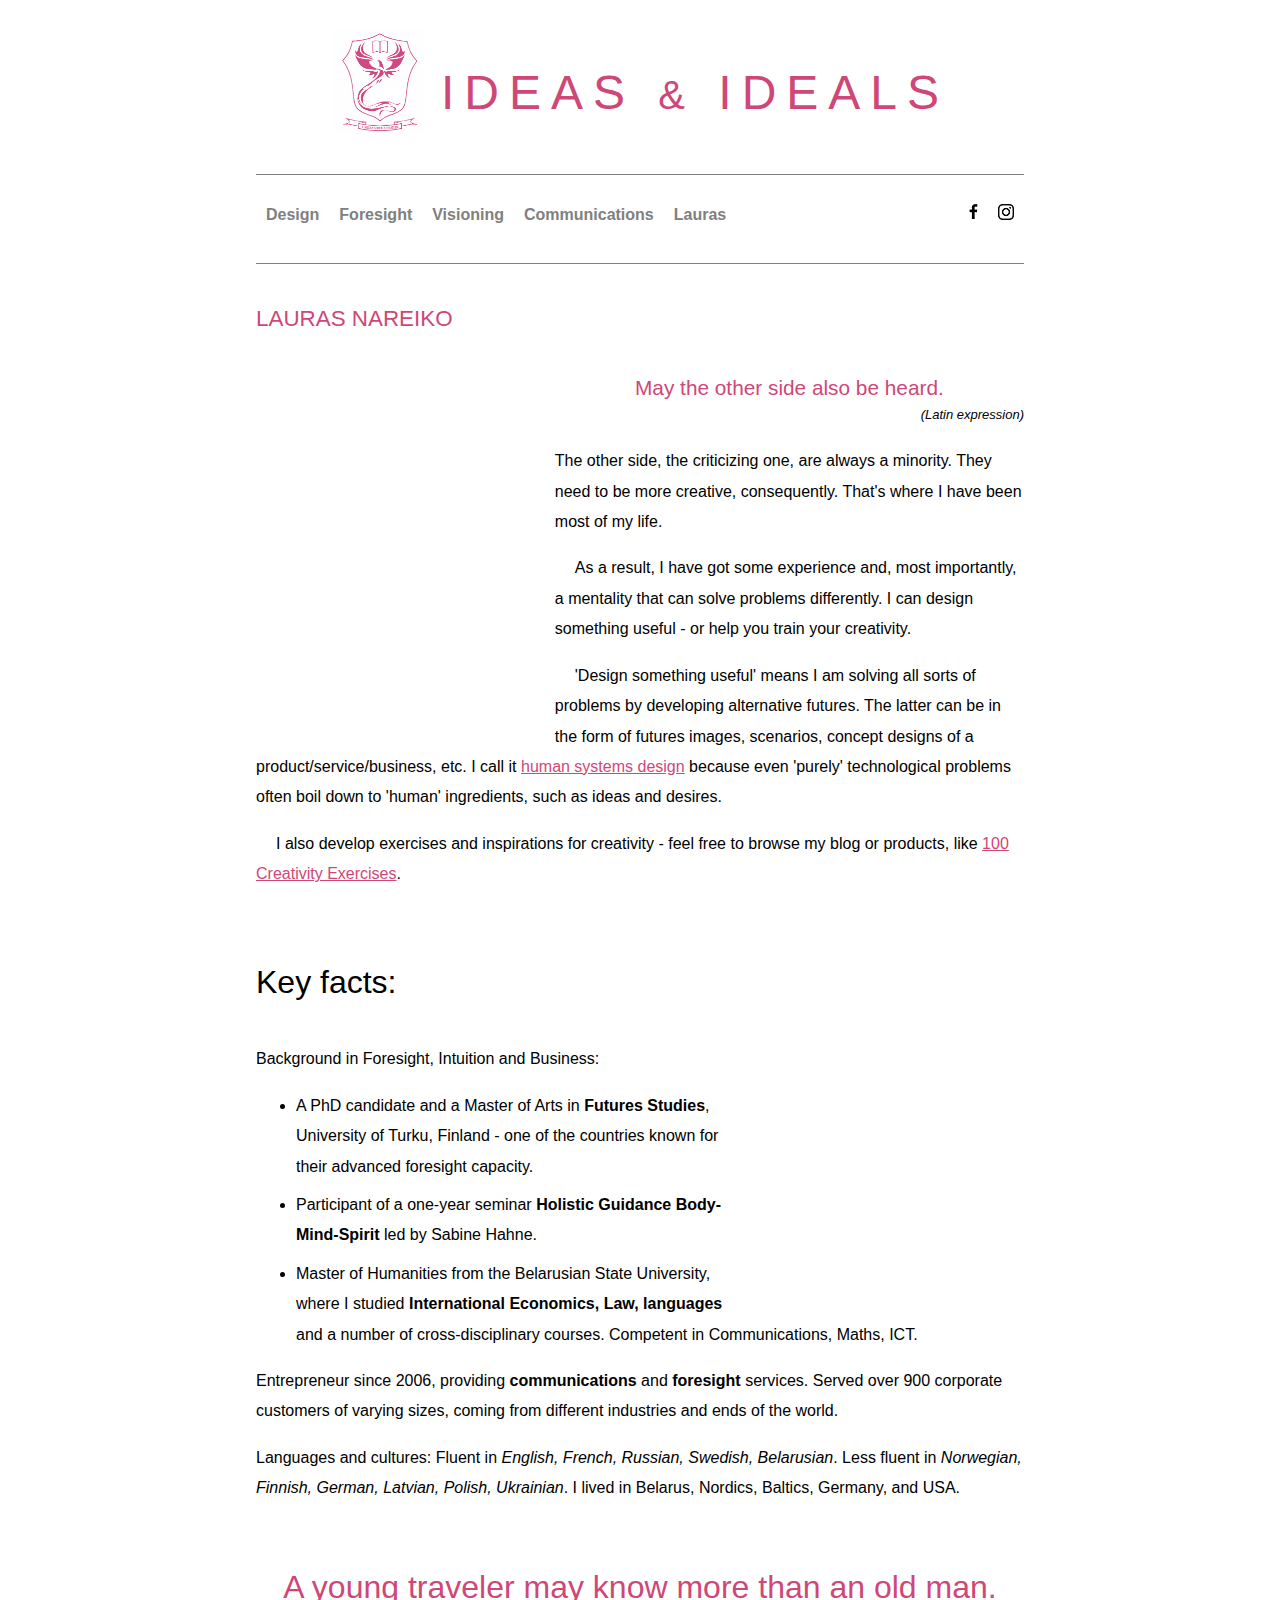
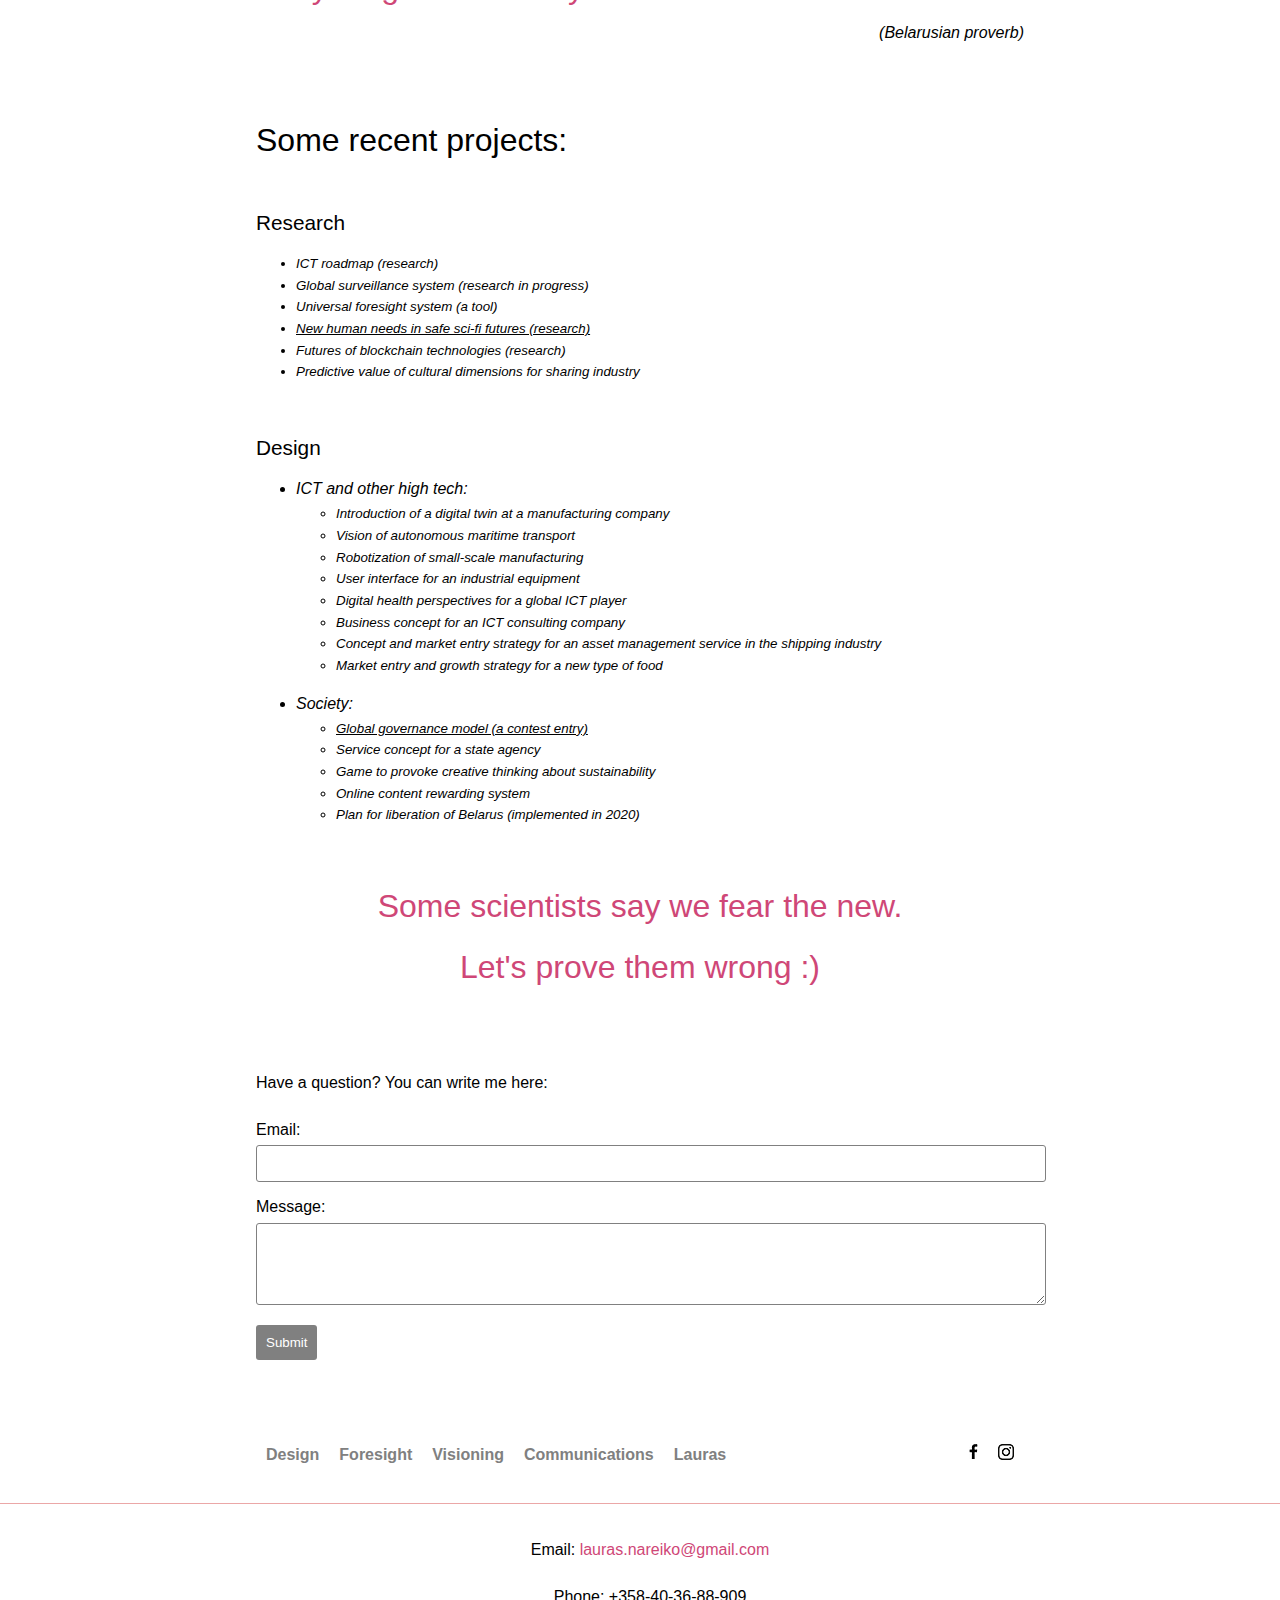
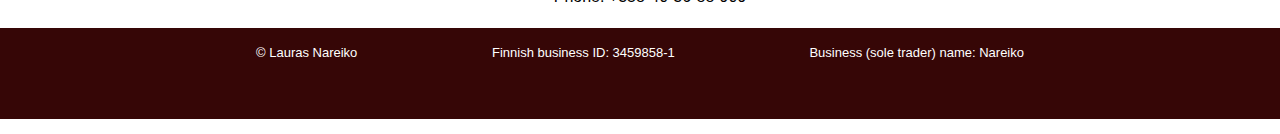
<file: website8/about.html>
<!DOCTYPE html>
<html lang="en">
<head>
    <meta charset="UTF-8">
    <meta name="viewport" content="width=device-width, initial-scale=1.0">
    <title>Ideas & Ideals</title>
    <link rel="stylesheet" href="styles.css">
    <link rel="icon" href="favicon-16x16.png" type="image/x-icon">
</head>

<body>
    <header style="display: flex; align-items: center;">
        <a href="index.html">
            <img src="lauras_nareiko_logotype.png" alt="Lauras' logotype" style="margin-right: 10px; width: 100px; height: auto;">
        </a>
        <h1><a href="index.html" class="h1-hyperlink">Ideas <span style="font-size: smaller;">&</span> Ideals</a></h1>
    </header>
    <hr class="grey-horizontal-line">
    <nav class="menu">
        <ul class="main-menu">
            <li><a href="index.html">Design</a></li>
            <li><a href="foresight.html">Foresight</a></li>
            <li><a href="visioning.html">Visioning</a></li>
            <li><a href="communications.html">Communications</a></li>
            <li><a href="about.html">Lauras</a></li>
        </ul>
        <ul class="so-me">
            <li><a href="https://www.facebook.com/Creativity-Training-100685105474192" target="_blank"><img src="facebook.png" alt="Lauras' Facebook"></a></li>
            <li><a href="https://www.instagram.com/creativity.training" target="_blank"><img src="instagram.png" alt="Lauras' Instagram"></a></li>
        </ul>
    </nav>
    <hr class="grey-horizontal-line">


<main class="page-content">

<section>
    <h2>Lauras Nareiko</h2>
    <div>
        <div class="fade-scale-in">
            <img src="lauras_nareiko.png" alt="Lauras Nareiko" class="wrapped">
        </div>
        <p class="first-par" style="color: rgb(207, 71, 119); font-size: 1.3em; text-align: center; line-height: normal; margin-bottom: 0%;">May the other side also be heard.</p>
        <p class="first-par" style="font-size: small; text-align: right; font-style: italic; color: black; margin-top: 0%;">(Latin expression)</p>
    </div>
</section>

<div>
    <p class="first-par">The other side, the criticizing one, are always a minority. They need to be more creative, consequently. That's where I have been most of my life.</p>
    <p>As a result, I have got some experience and, most importantly, a mentality that can solve problems differently. I can design something useful - or help you train your creativity.</p>
    <p>'Design something useful' means I am solving all sorts of problems by developing alternative futures. The latter can be in the form of futures images, scenarios, concept designs of a product/service/business, etc. I call it <a href="index.html" style="color: rgb(207, 71, 119);">human systems design</a> because even 'purely' technological problems often boil down to 'human' ingredients, such as ideas and desires.</p>
    <p>I also develop exercises and inspirations for creativity - feel free to browse my blog or products, like <a href="https://nareiko.com/home/11-100-creativity-exercises.html" style="color: rgb(207, 71, 119);">100 Creativity Exercises</a>.</p>
</div>

<section>
    <h3>Key facts:</h3>
    <p class="first-par">Background in Foresight, Intuition and Business:</p>
    <div class="fade-scale-in">
        <img src="lauras_nareiko_lake.png" alt="Lauras near the lake" class="wrapped" style="float: right;">
    </div>
    <ul>
        <li>A PhD candidate and a Master of Arts in <span class="highlight-bold">Futures Studies</span>, University of Turku, Finland - one of the countries known for their advanced foresight capacity.</li>
        <li>Participant of a one-year seminar <span class="highlight-bold">Holistic Guidance Body-Mind-Spirit</span> led by Sabine Hahne.</li>
        <li>Master of Humanities from the Belarusian State University, where I studied <span class="highlight-bold">International Economics, Law, languages</span> and a number of cross-disciplinary courses. Competent in Communications, Maths, ICT.</li>
    </ul>
    <p class="first-par">Entrepreneur since 2006, providing <span class="highlight-bold">communications</span> and <span class="highlight-bold">foresight</span> services. Served over 900 corporate customers of varying sizes, coming from different industries and ends of the world.</p>
    <p class="first-par">Languages and cultures: Fluent in <span class="highlight-italic">English, French, Russian, Swedish, Belarusian</span>. Less fluent in <span class="highlight-italic">Norwegian, Finnish, German, Latvian, Polish, Ukrainian</span>. I lived in Belarus, Nordics, Baltics, Germany, and USA.</p>
</section>

<section>
    <h5>A young traveler may know more than an old man.</h5>
        <p class="first-par" style="font-style: italic; font-weight: 100; text-align: right; margin-top: 0;">(Belarusian proverb)</p>
</section>

<section>
    <h3>Some recent projects:</h3>
    <h6 style="margin-top: auto;">Research</h6>
    <ul class="italic-list">
        <li>ICT roadmap (research)</li>
        <li>Global surveillance system (research in progress)</li>
        <li>Universal foresight system (a tool)</li>
        <li><a href="https://www.lauras-nareiko.com/post/new-human-needs-a-lesson-from-safe-sci-fi-futures" target="_blank" class="p-hyperlink">New human needs in safe sci-fi futures (research)</a></li>
        <li>Futures of blockchain technologies (research)</li>
        <li>Predictive value of cultural dimensions for sharing industry</li>
    </ul>
    <h6>Design</h6>
    <ul class="italic-list">
        <li style="font-size: larger;">ICT and other high tech:</li>
            <ul>
                <li>Introduction of a digital twin at a manufacturing company</li>
                <li>Vision of autonomous maritime transport</li>
                <li>Robotization of small-scale manufacturing</li>
                <li>User interface for an industrial equipment</li>
                <li>Digital health perspectives for a global ICT player</li>
                <li>Business concept for an ICT consulting company</li>
                <li>Concept and market entry strategy for an asset management service in the shipping industry</li>
                <li>Market entry and growth strategy for a new type of food</li>
            </ul>
        <li style="font-size: larger; padding-top: 15px;">Society:</li>
            <ul>
                <li><a href="https://www.lauras-nareiko.com/post/global-governance-model" target="_blank" class="p-hyperlink">Global governance model (a contest entry)</a></li>
                <li>Service concept for a state agency</li>
                <li>Game to provoke creative thinking about sustainability</li>
                <li>Online content rewarding system</li>
                <li>Plan for liberation of Belarus (implemented in 2020)</li>
            </ul>
    </ul>
</section>

<h5>Some scientists say we fear the new.<br>Let's prove them wrong :)</h5>

<div class="empty-space"></div>

<p class="first-par">Have a question? You can write me here:</p>
<form action="/submit-form" method="post" class="contact-form"> 
    <label for="email">Email:</label> 
        <input type="email" id="email" name="email" required> 
    <label for="message">Message:</label> 
        <textarea id="message" name="message" rows="4" required></textarea> 
    <button type="submit">Submit</button> 
</form>

</main>

<div class="empty-space"></div>
    <nav class="menu">
        <ul class="main-menu">
            <li><a href="index.html">Design</a></li>
            <li><a href="foresight.html">Foresight</a></li>
            <li><a href="visioning.html">Visioning</a></li>
            <li><a href="communications.html">Communications</a></li>
            <li><a href="about.html">Lauras</a></li>
        </ul>
        <ul class="so-me">
            <li><a href="https://www.facebook.com/Creativity-Training-100685105474192" target="_blank"><img src="facebook.png" alt="Lauras' Facebook"></a></li>
            <li><a href="https://www.instagram.com/creativity.training" target="_blank"><img src="instagram.png" alt="Lauras' Instagram"></a></li>
        </ul>
    </nav>
    <hr class="cherry-horizontal-line">
    <footer class="footer">
        <div class="contact">
            <p>Email: <a href="mailto:lauras.nareiko@gmail.com" class="email">lauras.nareiko@gmail.com</a></p>
            <p>Phone: +358-40-36-88-909</p>
        </div>
        <div class="legal">
            <div class="legal-text">
                <div class="footer-left">©&nbsp;Lauras Nareiko</div>
                <div class="footer-center">Finnish business ID: 3459858-1</div>
                <div class="footer-right">Business (sole trader) name: Nareiko</div>
            </div>
        </div>
    </footer>
</body>
</html>
</file>
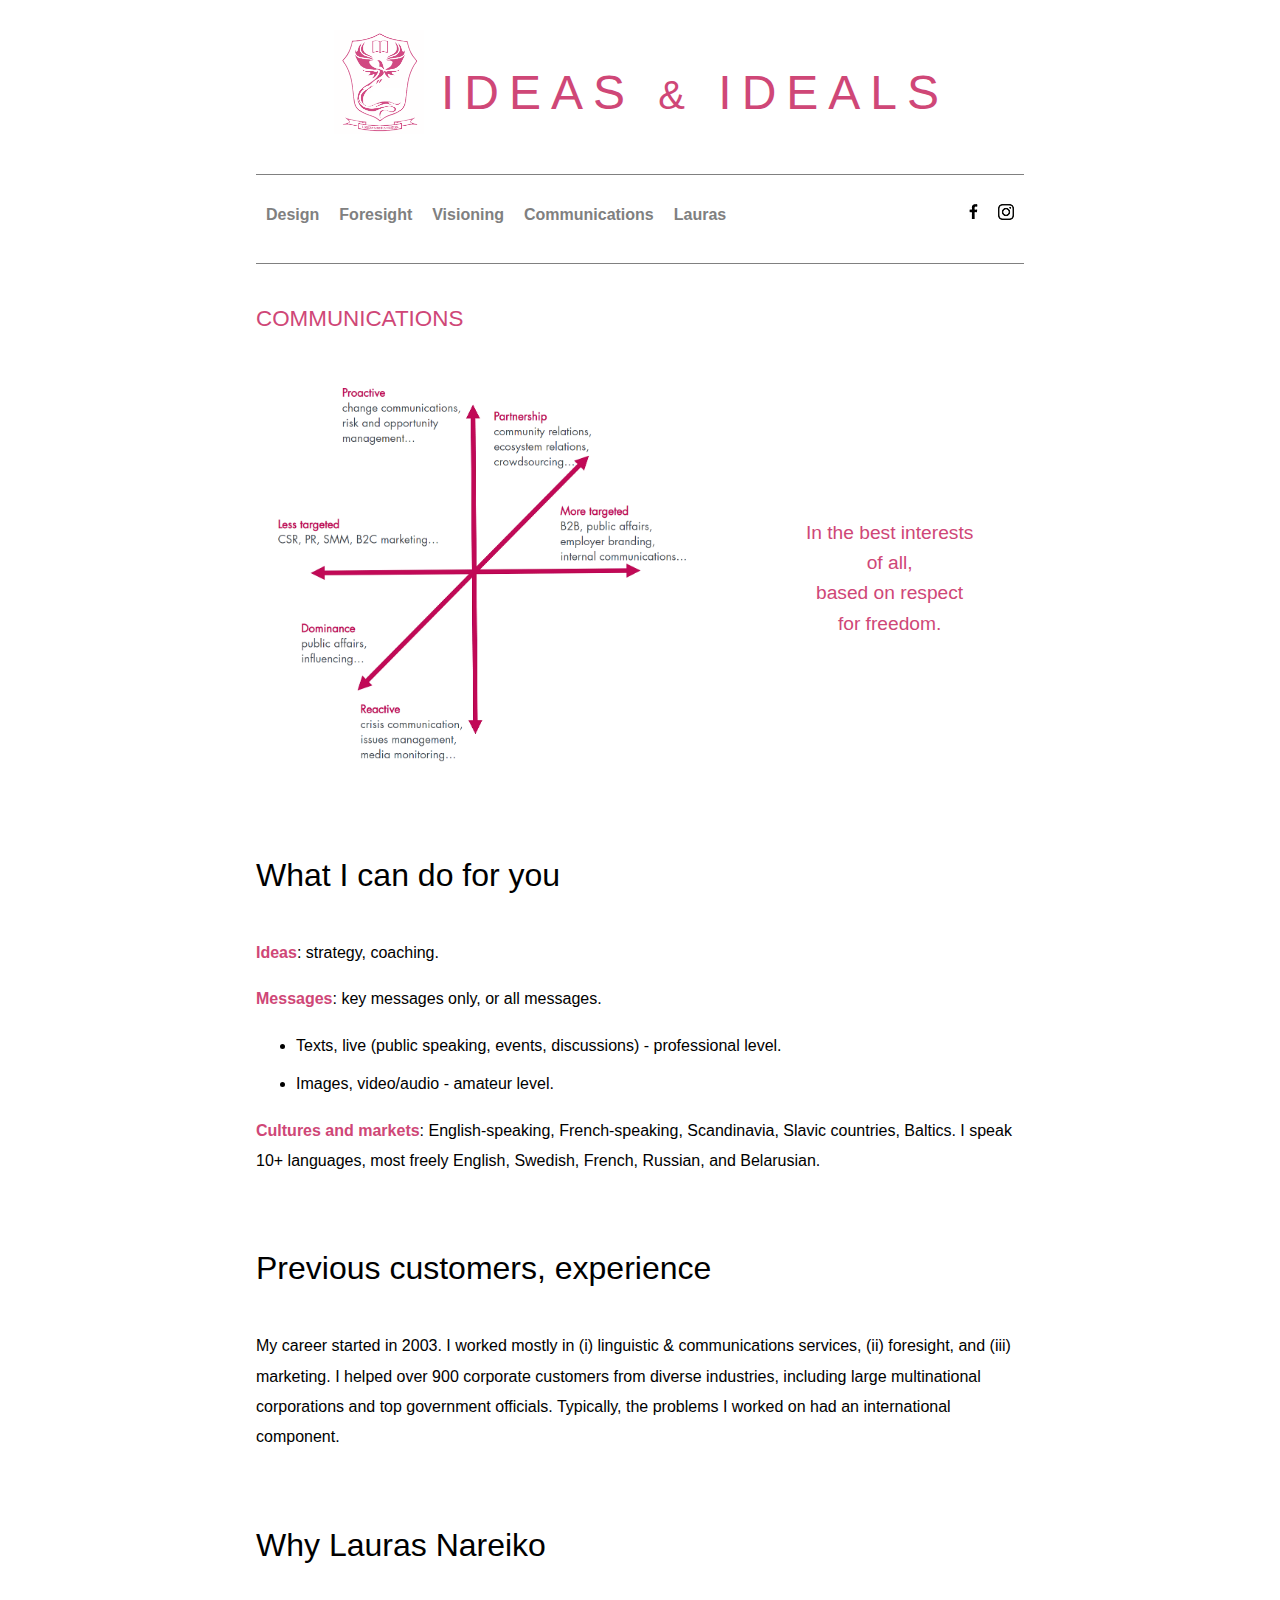
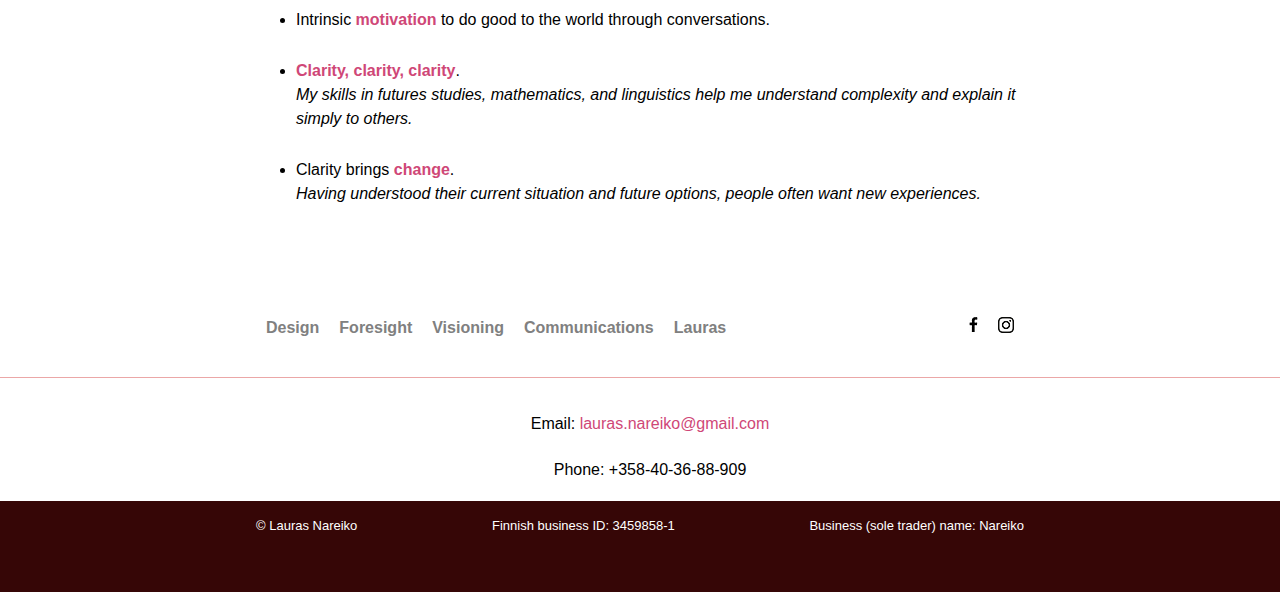
<file: website8/communications.html>
<!DOCTYPE html>
<html lang="en">
<head>
    <meta charset="UTF-8">
    <meta name="viewport" content="width=device-width, initial-scale=1.0">
    <title>Ideas & Ideals</title>
    <link rel="stylesheet" href="styles.css">
    <link rel="icon" href="favicon-16x16.png" type="image/x-icon">
</head>

<body>
    <header style="display: flex; align-items: center;">
        <a href="index.html">
            <img src="lauras_nareiko_logotype.png" alt="Lauras' logotype" style="margin-right: 10px; width: 100px; height: auto;">
        </a>
        <h1><a href="index.html" class="h1-hyperlink">Ideas <span style="font-size: smaller;">&</span> Ideals</a></h1>
    </header>
    <hr class="grey-horizontal-line">
    <nav class="menu">
        <ul class="main-menu">
            <li><a href="index.html">Design</a></li>
            <li><a href="foresight.html">Foresight</a></li>
            <li><a href="visioning.html">Visioning</a></li>
            <li><a href="communications.html">Communications</a></li>
            <li><a href="about.html">Lauras</a></li>
        </ul>
        <ul class="so-me">
            <li><a href="https://www.facebook.com/Creativity-Training-100685105474192" target="_blank"><img src="facebook.png" alt="Lauras' Facebook"></a></li>
            <li><a href="https://www.instagram.com/creativity.training" target="_blank"><img src="instagram.png" alt="Lauras' Instagram"></a></li>
        </ul>
    </nav>
    <hr class="grey-horizontal-line">


<main class="page-content">

<section>
    <h2>Communications</h2>
    <div class="big-small">
        <div class="big60">
            <img src="communications.png" alt="Types of communications">
        </div>
        <div class="small35">
            <p class="first-par" style="color: rgb(207, 71, 119); font-size: larger; text-align: center;">In the best interests<br>of all,<br>based on respect<br>for freedom.</p>
        </div>
    </div>
</section>

<section>
    <h3>What I can do for you</h3>
    <p class="first-par"><span class="highlight-cherry">Ideas</span>: strategy, coaching.</p>
    <p class="first-par"><span class="highlight-cherry">Messages</span>: key messages only, or all messages.</p>
        <ul>
            <li>Texts, live (public speaking, events, discussions) - professional level.</li>
            <li>Images, video/audio - amateur level.</li>
        </ul>
    <p class="first-par"><span class="highlight-cherry">Cultures and markets</span>: English-speaking, French-speaking, Scandinavia, Slavic countries, Baltics. I speak 10+ languages, most freely English, Swedish, French, Russian, and Belarusian.</p>
</section>

<section>
    <h3>Previous customers, experience</h3>
    <p class="first-par">My career started in 2003. I worked mostly in (i) linguistic & communications services, (ii) foresight, and (iii) marketing. I helped over 900 corporate customers from diverse industries, including large multinational corporations and top government officials. Typically, the problems I worked on had an international component.</p>
</section>

<section>
    <h3>Why Lauras Nareiko</h3>
    <ul class="high-line-interval">
        <li>Intrinsic <span class="highlight-cherry">motivation</span> to do good to the world through conversations.</li>
        <li><span class="highlight-cherry">Clarity, clarity, clarity</span>.<br><span style="font-style: italic;">My skills in futures studies, mathematics, and linguistics help me understand complexity and explain it simply to others.</span></li>
        <li>Clarity brings <span class="highlight-cherry">change</span>.<br><span style="font-style: italic;">Having understood their current situation and future options, people often want new experiences.</span></li>
    </ul>        
</section>

</main>

<div class="empty-space"></div>
    <nav class="menu">
        <ul class="main-menu">
            <li><a href="index.html">Design</a></li>
            <li><a href="foresight.html">Foresight</a></li>
            <li><a href="visioning.html">Visioning</a></li>
            <li><a href="communications.html">Communications</a></li>
            <li><a href="about.html">Lauras</a></li>
        </ul>
        <ul class="so-me">
            <li><a href="https://www.facebook.com/Creativity-Training-100685105474192" target="_blank"><img src="facebook.png" alt="Lauras' Facebook"></a></li>
            <li><a href="https://www.instagram.com/creativity.training" target="_blank"><img src="instagram.png" alt="Lauras' Instagram"></a></li>
        </ul>
    </nav>
    <hr class="cherry-horizontal-line">
    <footer class="footer">
        <div class="contact">
            <p>Email: <a href="mailto:lauras.nareiko@gmail.com" class="email">lauras.nareiko@gmail.com</a></p>
            <p>Phone: +358-40-36-88-909</p>
        </div>
        <div class="legal">
            <div class="legal-text">
                <div class="footer-left">©&nbsp;Lauras Nareiko</div>
                <div class="footer-center">Finnish business ID: 3459858-1</div>
                <div class="footer-right">Business (sole trader) name: Nareiko</div>
            </div>
        </div>
    </footer>
</body>
</html>
</file>
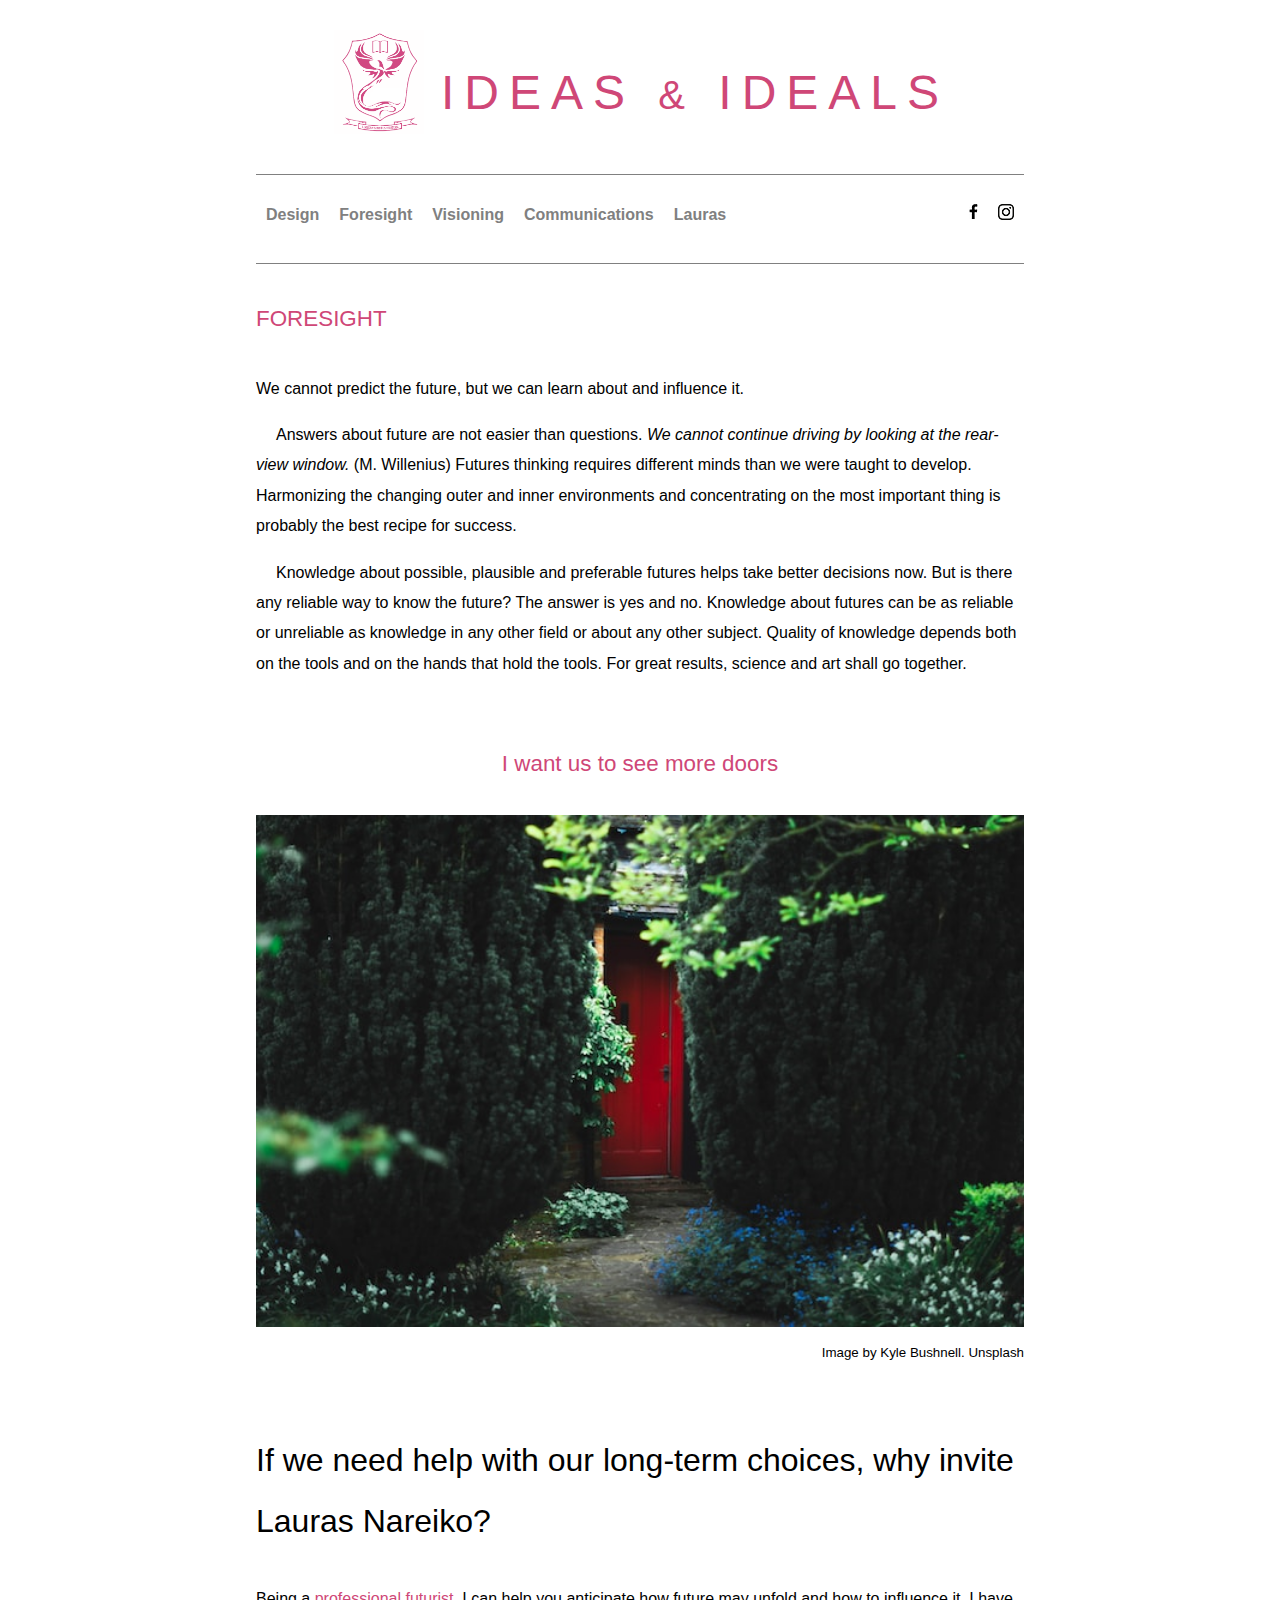
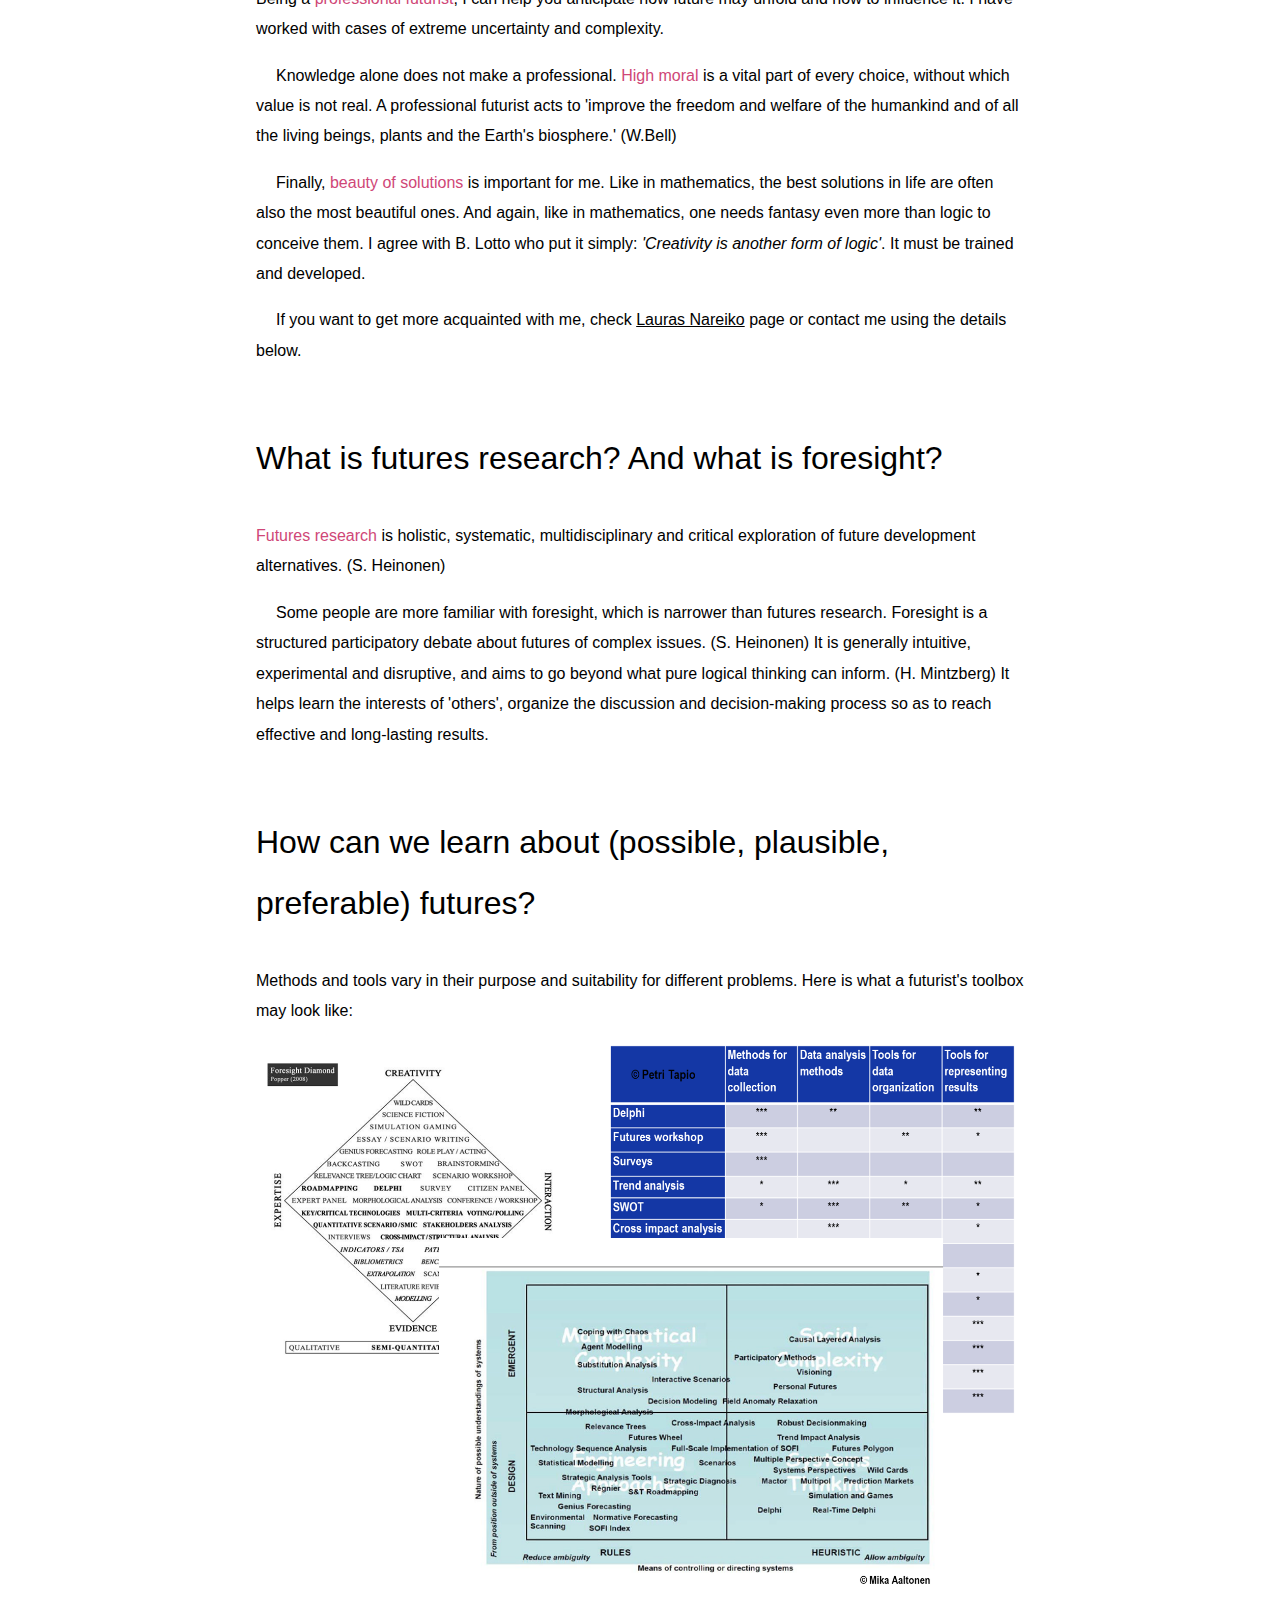
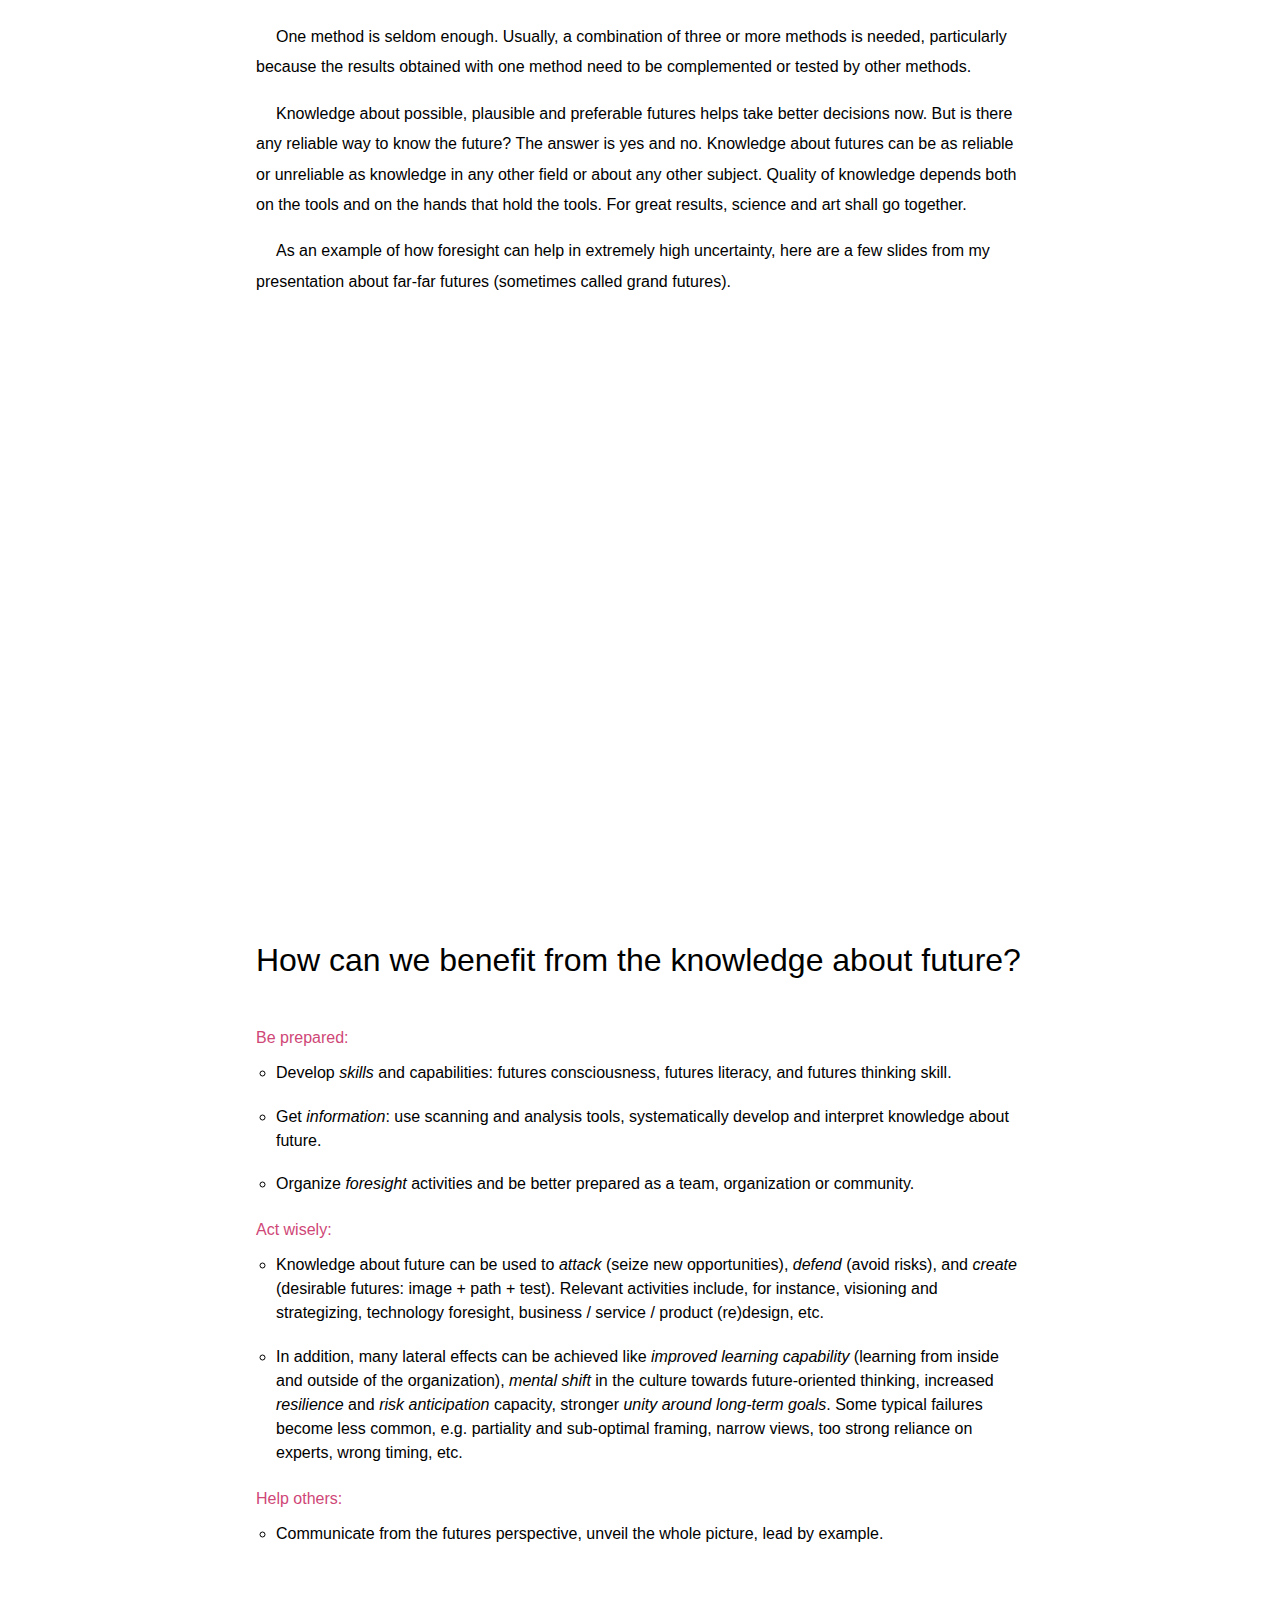
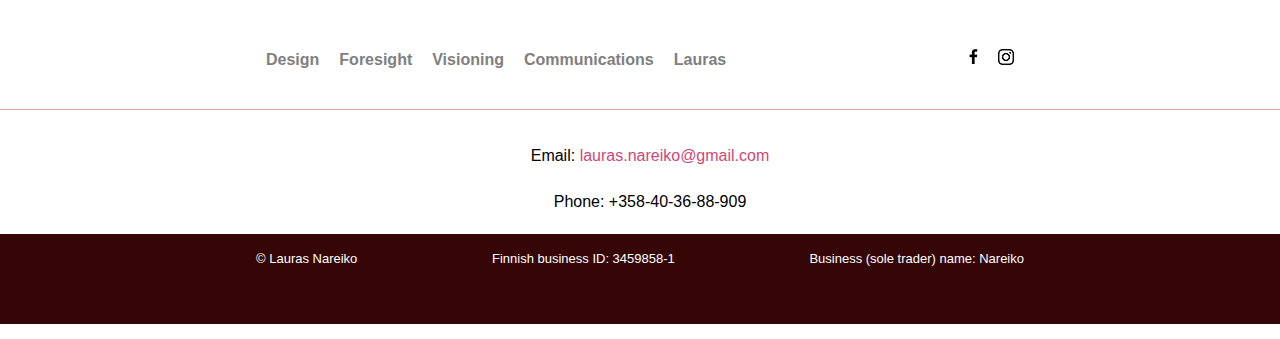
<file: website8/foresight.html>
<!DOCTYPE html>
<html lang="en">
<head>
    <meta charset="UTF-8">
    <meta name="viewport" content="width=device-width, initial-scale=1.0">
    <title>Ideas & Ideals</title>
    <link rel="stylesheet" href="styles.css">
    <link rel="icon" href="favicon-16x16.png" type="image/x-icon">
</head>

<body>
    <header style="display: flex; align-items: center;">
        <a href="index.html">
            <img src="lauras_nareiko_logotype.png" alt="Lauras' logotype" style="margin-right: 10px; width: 100px; height: auto;">
        </a>
        <h1><a href="index.html" class="h1-hyperlink">Ideas <span style="font-size: smaller;">&</span> Ideals</a></h1>
    </header>
    <hr class="grey-horizontal-line">
    <nav class="menu">
        <ul class="main-menu">
            <li><a href="index.html">Design</a></li>
            <li><a href="foresight.html">Foresight</a></li>
            <li><a href="visioning.html">Visioning</a></li>
            <li><a href="communications.html">Communications</a></li>
            <li><a href="about.html">Lauras</a></li>
        </ul>
        <ul class="so-me">
            <li><a href="https://www.facebook.com/Creativity-Training-100685105474192" target="_blank"><img src="facebook.png" alt="Lauras' Facebook"></a></li>
            <li><a href="https://www.instagram.com/creativity.training" target="_blank"><img src="instagram.png" alt="Lauras' Instagram"></a></li>
        </ul>
    </nav>
    <hr class="grey-horizontal-line">


<main class="page-content">

<section>
    <h2>Foresight</h2>
    <p class="first-par">We cannot predict the future, but we can learn about and influence it.</p>
    <p>Answers about future are not easier than questions. <span class="highlight-italic">We cannot continue driving by looking at the rear-view window.</span> (M. Willenius) Futures thinking requires different minds than we were taught to develop. Harmonizing the changing outer and inner environments and concentrating on the most important thing is probably the best recipe for success.</p>
    <p>Knowledge about possible, plausible and preferable futures helps take better decisions now. But is there any reliable way to know the future? The answer is yes and no. Knowledge about futures can be as reliable or unreliable as knowledge in any other field or about any other subject. Quality of knowledge depends both on the tools and on the hands that hold the tools. For great results, science and art shall go together.</p>
    <h4>I want us to see more doors</h4>
    <div class="image-and-source">
        <img src="beautiful_red_door.png" alt="Beautiful red door" class="image-fit-to-page">
        <p class="source">Image by Kyle Bushnell. Unsplash</p>
    </div>
</section>

<section>
    <h3>If we need help with our long-term choices, why invite Lauras Nareiko?</h3>
    <p class="first-par">Being a <span class="highlight-cherry-thin">professional futurist</span>, I can help you anticipate how future may unfold and how to influence it. I have worked with cases of extreme uncertainty and complexity.</p>
    <p>Knowledge alone does not make a professional. <span class="highlight-cherry-thin">High moral</span> is a vital part of every choice, without which value is not real. A professional futurist acts to 'improve the freedom and welfare of the humankind and of all the living beings, plants and the Earth's biosphere.' (W.Bell)</p>
    <p>Finally, <span class="highlight-cherry-thin">beauty of solutions</span> is important for me. Like in mathematics, the best solutions in life are often also the most beautiful ones. And again, like in mathematics, one needs fantasy even more than logic to conceive them. I agree with B. Lotto who put it simply: <span class="highlight-italic">'Creativity is another form of logic'</span>. It must be trained and developed.</p>
    <p>If you want to get more acquainted with me, check <a class="p-hyperlink" href="about.html">Lauras Nareiko</a> page or contact me using the details below.</p>
</section>

<section>
    <h3>What is futures research? And what is foresight?</h3>
    <p class="first-par"><span class="highlight-cherry-thin">Futures research</span> is holistic, systematic, multidisciplinary and critical exploration of future development alternatives. (S. Heinonen)</p>
    <p>Some people are more familiar with foresight, which is narrower than futures research. Foresight is a structured participatory debate about futures of complex issues. (S. Heinonen) It is generally intuitive, experimental and disruptive, and aims to go beyond what pure logical thinking can inform. (H. Mintzberg) It helps learn the interests of 'others', organize the discussion and decision-making process so as to reach effective and long-lasting results.</p>
</section>

<section>
    <h3>How can we learn about (possible, plausible, preferable) futures?</h3>
    <p class="first-par">Methods and tools vary in their purpose and suitability for different problems. Here is what a futurist's toolbox may look like:</p>
    <img src="methods.png" alt="Methods of futures research" class="non-wrapped-image">
    <p>One method is seldom enough. Usually, a combination of three or more methods is needed, particularly because the results obtained with one method need to be complemented or tested by other methods.</p>
    <p>Knowledge about possible, plausible and preferable futures helps take better decisions now. But is there any reliable way to know the future? The answer is yes and no. Knowledge about futures can be as reliable or unreliable as knowledge in any other field or about any other subject. Quality of knowledge depends both on the tools and on the hands that hold the tools. For great results, science and art shall go together.</p>
    <p>As an example of how foresight can help in extremely high uncertainty, here are a few slides from my presentation about far-far futures (sometimes called grand futures).</p>
    <div class="slideshow">
        <div class="slides fade"> <img src="slides/demo1.PNG" alt="Probable new human needs" style="width:100%"> </div>
        <div class="slides fade"> <img src="slides/demo12.PNG" alt="Ideas of significant changes" style="width:100%"> </div>
        <div class="slides fade"> <img src="slides/demo16.PNG" alt="Possible transformative changes" style="width:100%"> </div>
        <div class="slides fade"> <img src="slides/demo22.PNG" alt="One case is special" style="width:100%"> </div>
        <div class="slides fade"> <img src="slides/demo25.PNG" alt="Self-limitation is the new need" style="width:100%"> </div>
    </div>
    <div class="empty-space"></div>
</section>

<section>
    <h3>How can we benefit from the knowledge about future?</h3>
    <ul class="rose-list">
        <li>Be prepared:</li>
            <ul class="second-level-list">
                <li>Develop <span class="highlight-italic">skills</span> and capabilities: futures consciousness, futures literacy, and futures thinking skill.</li>
                <li>Get <span class="highlight-italic">information</span>: use scanning and analysis tools, systematically develop and interpret knowledge about future.</li>
                <li>Organize <span class="highlight-italic">foresight</span> activities and be better prepared as a team, organization or community.</li>
            </ul>
        <li>Act wisely:</li>
            <ul class="second-level-list">
                <li>Knowledge about future can be used to <span class="highlight-italic">attack</span> (seize new opportunities), <span class="highlight-italic">defend</span> (avoid risks), and <span class="highlight-italic">create</span> (desirable futures: image + path + test). Relevant activities include, for instance, visioning and strategizing, technology foresight, business / service / product (re)design, etc.</li>
                <li>In addition, many lateral effects can be achieved like <span class="highlight-italic">improved learning capability</span> (learning from inside and outside of the organization), <span class="highlight-italic">mental shift</span> in the culture towards future-oriented thinking, increased <span class="highlight-italic">resilience</span> and <span class="highlight-italic">risk anticipation</span> capacity, stronger <span class="highlight-italic">unity around long-term goals</span>. Some typical failures become less common, e.g. partiality and sub-optimal framing, narrow views, too strong reliance on experts, wrong timing, etc.</li>
            </ul>
        <li>Help others:</li>
            <ul class="second-level-list">
                <li>Communicate from the futures perspective, unveil the whole picture, lead by example.</li>
            </ul>
    </ul>
</section>

</main>

<div class="empty-space"></div>
    <nav class="menu">
        <ul class="main-menu">
            <li><a href="index.html">Design</a></li>
            <li><a href="foresight.html">Foresight</a></li>
            <li><a href="visioning.html">Visioning</a></li>
            <li><a href="communications.html">Communications</a></li>
            <li><a href="about.html">Lauras</a></li>
        </ul>
        <ul class="so-me">
            <li><a href="https://www.facebook.com/Creativity-Training-100685105474192" target="_blank"><img src="facebook.png" alt="Lauras' Facebook"></a></li>
            <li><a href="https://www.instagram.com/creativity.training" target="_blank"><img src="instagram.png" alt="Lauras' Instagram"></a></li>
        </ul>
    </nav>
    <hr class="cherry-horizontal-line">
    <footer class="footer">
        <div class="contact">
            <p>Email: <a href="mailto:lauras.nareiko@gmail.com" class="email">lauras.nareiko@gmail.com</a></p>
            <p>Phone: +358-40-36-88-909</p>
        </div>
        <div class="legal">
            <div class="legal-text">
                <div class="footer-left">©&nbsp;Lauras Nareiko</div>
                <div class="footer-center">Finnish business ID: 3459858-1</div>
                <div class="footer-right">Business (sole trader) name: Nareiko</div>
            </div>
        </div>
    </footer>
</body>
</html>
</file>
<file: CSS/styles.css>
.color-example {
    color: aqua;
    background-color: #ff8000;
    border: #ff0000 3px;
}
.header-example {
    font-size: 2rem;
    font-family: 'Courier New', Courier, monospace;
    color: darkred;
}
.list-example {
    list-style-type: square;
    color: darkmagenta;
}
.text-example {
    font-family: Arial, Helvetica, sans-serif;
    font-size: larger;
    text-transform: capitalize;
    text-decoration: underline;
}
.div-example {
    background-color: bisque;
    border: orange 7px;
}
</file>
<file: layout/styles.css>
#aside {
  background-color: cornsilk;
}
#header {
    background-color: beige;
}
#nav {
    background-color: bisque;
}
#section {
    background-color: blanchedalmond;
}
#article {
    background-color: burlywood;
}
body {
    width: 90%;
    margin-left: auto;
    margin-right: auto;
    }
.equalheight {
    display: flex;
}
.vertical {
    flex: 1;
    display: flex;
    flex-direction: column;
    padding: 30px;
}
.half {
    flex: 1;
}
.double {
    flex: 2;
}
.third {
    flex: 1;
}
footer {
    text-align: center;
}
</file>
<file: visual/styles.css>
.color-example {
    color: aqua;
    background-color: #ff8000;
    border: #ff0000 3px;
}
.header-example {
    font-size: 2rem;
    font-family: 'Courier New', Courier, monospace;
    color: darkred;
    margin-top: 50px;
    padding-left: 20px;
}
.list-example {
    list-style-type: square;
    color: darkmagenta;
}
.text-example {
    font-family: Arial, Helvetica, sans-serif;
    font-size: larger;
    text-transform: capitalize;
    text-decoration: underline;
}
.div-example {
    background-color: bisque;
    border: orange 7px;
}
.upper-right {
    position: absolute;
    top: 0;
    right: 0;
    margin-top: 20px;
    margin-bottom: 30px;
    padding-left: 30px;
    padding-right: 30px;
    background-color: aqua;
    font-weight: bold;
}
a {
    color: crimson;
    text-decoration: none;
}
a:hover {
    color: grey;
    text-decoration: underline;
}
a:visited {
    color:coral;
}
a:active {
    color: chartreuse;
}
a:focus {
    outline: 1px solid black;
}
body {
    background-color: bisque;
}
h1 {
    border-bottom: 5px groove blue;
    border-right: 5px groove blue;
    border-radius: 15px;
    margin-top: 3rem;
    margin-bottom: 1rem;
}
h2 {
    border-bottom: 1px dotted black;
    padding: 20px 0px 10px;
}
p {
    background-color: skyblue;
    border: 3px dashed grey;
    border-radius: 5px;
    padding-top: 7px;
    padding-bottom: 4px;
    padding-left: 15px;
}
li {
    padding: 14px 20px;
}
#footer {
    border: none;
    background: rgba(0, 0, 0, 0);
    text-align: center;
}
</file>
<file: website8/styles.css>
h1 {
    color: rgb(207, 71, 119);
    font-size: 3em;
    text-transform: uppercase;
    letter-spacing: 10px;
    padding-top: 15px;
}
.h1-hyperlink {
    color: inherit;
    text-decoration: none;
}
h2 {
    color: rgb(207, 71, 119);
    font-size: 1.4em;
    text-transform: uppercase;
    text-align: left;
    padding: 15px 0px;
    width: 100%;
}
h3 {
    font-size: 2em;
    font-weight: bold;
    padding: 30px 0px 0px 0px;
}
h4 {
    color: rgb(207, 71, 119);
    font-size: 1.4em;
    text-align: center;
    padding: 1.5em 0em 0em 0em;
}
h5 {
    color: rgb(207, 71, 119);
    font-size: 2em;
    text-align: center;
    margin-bottom: 0;
}
h6 {
    font-size: 1.3em;
    font-weight: 700;
    margin-bottom: 0;
}
body, h1, h2, h3, h4, h5, h6 { 
    font-family: 'Lora', 'Georgia', 'Helvetica', sans-serif; 
    font-weight: 300;
    line-height: 1.9em;
}
body {
    display: flex;
    flex-direction: column;
    align-items: center;
    margin: 0;
}
.menu {
    display: flex;
    justify-content: space-between;
    align-items: center;
    padding: 20px 0px;
    width: 60%;
    max-width: 800px;
    flex-wrap: wrap;
}
.main-menu, .so-me {
    list-style-type: none;
    margin: 0;
    padding: 0;
    display: flex;
    align-items: center;
    flex-wrap: wrap;
}
.main-menu li a, .so-me li a {
    display: block;
    color: grey;
    text-align: center;
    padding: 5px 10px;
    text-decoration: none;
    font-weight: 700;
}
.main-menu li a:hover, .so-me li a:hover {
    color: black;
}
.grey-horizontal-line {
    border: none;
    border-top: 1px solid grey;
    margin: 0;
    width: 60%;
}
.cherry-horizontal-line {
    border: none;
    border-top: 1px solid rgba(224, 120, 120, 0.654);
    margin: 0;
    width: 100%;
}
.footer {
    padding: 15px;
    text-align: center;
    width: 100%;
}
.legal {
    display: flex;
    font-size: small;
    justify-content: center;
    color: white;
    background-color: #360606;
    padding-top: 10px;
    padding-bottom: 50px;
}
.legal-text {
    display: flex;
    justify-content: space-between;
    width: 60%;
}
.legal-left, .legal-center, .legal-right {
    flex: 1;
}
.legal-center {
    text-align: center;
}
.legal-left {
    text-align: left;
}
.legal-right {
    text-align: right;
}
.email {
    color: rgb(207, 71, 119);
    text-decoration: none;
}
.email:hover {
    text-decoration: underline;
}
.page-content {
    width: 60%;
}
.non-wrapped-image {
    display: block;
    margin: 0 auto;
    width: 100%;
    max-width: 100%;
    padding-bottom: 15px;
}
.empty-space {
    height: 55px;
}
.highlight-cherry {
    font-weight: bold;
    color: rgb(207, 71, 119);
}
.highlight-cherry-thin {
    color: rgb(207, 71, 119);
}
.highlight-bold {
    font-weight: bold;
}
.highlight-italic {
    font-style: italic;
}
.first-par {
    text-indent: 0px;
}
p {
    text-indent: 20px;
}
.p-hyperlink {
    color: inherit;
}
.big-small {
    display: flex;
    justify-content: space-between;
}
.big60 {
    width: 60%;
}
.small35 {
    width: 35%;
    display: flex;
    justify-content: center;
    align-items: center;
}
.small35 img, .big60 img {
    max-width: 100%;
    height: auto;
}
#rest-of-list {
    width: 70%;
}
#keywords {
    width: 25%;
    font-stretch: condensed;
    font-style: italic;
    color: grey;
}
.invisible-list {
    list-style-type: none;
    padding-left: 0;
}
.invisible-list li {
    margin-bottom: 0;
    line-height: normal;
}
.high-line-interval {
    line-height: 150%;
    padding-bottom: 0;
    padding-top: 0;
    margin-bottom: 0;
    margin-top: 0;
}
.high-line-interval li {
    padding-bottom: 1.2em;
}
.image-and-source {
    width: 100%;
}
.image-fit-to-page {
    width: 100%;
    height: auto;
}
.source {
    font-size: smaller;
    text-align: right;
    margin-top: 0;
    padding-top: 0;
}
@media (max-width: 600px) {
    .page-content {
        width: 90%;
    } 
    .menu {
        flex-direction: column;
    }
    .main-menu, .so-me {
        justify-content: center;
    }
}
li {
    margin-bottom: 0.5em;
}
.second-level-list {
    list-style-type: circle;
    padding-left: 20px;
}
.second-level-list li {
    margin-bottom: 1.2em;
    line-height: 1.5;
    color: black;
}
.rose-list {
    list-style-type: none;
    color:rgb(207, 71, 119);
    padding-left: 0;
}
.italic-list {
    font-style: italic;
    font-size: smaller;
    line-height: normal;
}
.framed {
    border: 1px solid rgb(207, 71, 119);
    padding: 1em;
    margin-top: 2em;
}
.wrapped {
    float: left;
    margin: 0 30px 30px 0;
    width: 35%;
    height: auto;
}
.contact-form {
    border-radius: 5px;
}
.contact-form label {
    display: block;
}
.contact-form input, .contact-form textarea {
    width: 100%;
    padding: 10px;
    margin-bottom: 10px;
    border: 1px solid grey;
    border-radius: 3px;
}
.contact-form button {
    padding: 10px;
    background-color: grey;
    color: #fff;
    border: none;
    border-radius: 3px;
    cursor: pointer;
}
.contact-form button:hover {
    background-color: rgb(207, 71, 119);
}
.clear {
    clear: both;
}
.slideshow {
    position: relative;
    height: 500px;
}
.slides {
    position: absolute;
    animation: fade 25s infinite;
    opacity: 0;
}
.slides:nth-child(1) {
    animation-delay: 0s;
}
.slides:nth-child(2) {
    animation-delay: 5s;
}
.slides:nth-child(3) {
    animation-delay: 10s;
}
.slides:nth-child(4) {
    animation-delay: 15s;
}
.slides:nth-child(5) {
    animation-delay: 20s;
}
@keyframes fade {
    0% {opacity: 0;}
    20% {opacity: 1;}
    40% {opacity: 1;}
    60% {opacity: 0;}
    100% {opacity: 0;}
}
.fade-scale-in {
    opacity: 0;
    transform: scale(0.5);
    animation: fadeScaleIn 2s forwards;
}
@keyframes fadeScaleIn {
    0% {
        opacity: 0;
        transform: scale(0.5);
    }
    100% {
        opacity: 1;
        transform: scale(1);
    }
}
</file>
<file: page/4Bpub/styles.css>
.color-example {
    color: aqua;
    background-color: #ff8000;
    border: #ff0000 3px;
}
.header-example {
    font-size: 2rem;
    font-family: 'Courier New', Courier, monospace;
    color: darkred;
    margin-top: 50px;
    padding-left: 20px;
}
.list-example {
    list-style-type: square;
    color: darkmagenta;
}
.text-example {
    font-family: Arial, Helvetica, sans-serif;
    font-size: larger;
    text-transform: capitalize;
    text-decoration: underline;
}
.div-example {
    background-color: bisque;
    border: orange 7px;
}
.upper-right {
    position: absolute;
    top: 0;
    right: 0;
    margin-top: 20px;
    margin-bottom: 30px;
    padding-left: 30px;
    padding-right: 30px;
    background-color: aqua;
    font-weight: bold;
}
a {
    color: crimson;
    text-decoration: none;
}
a:hover {
    color: grey;
    text-decoration: underline;
}
a:visited {
    color:coral;
}
a:active {
    color: chartreuse;
}
a:focus {
    outline: 1px solid black;
}
body {
    background-color: bisque;
}
h1 {
    border-bottom: 5px groove blue;
    border-right: 5px groove blue;
    border-radius: 15px;
    margin-top: 3rem;
    margin-bottom: 1rem;
}
h2 {
    border-bottom: 1px dotted black;
    padding: 20px 0px 10px;
}
p {
    background-color: skyblue;
    border: 3px dashed grey;
    border-radius: 5px;
    padding-top: 7px;
    padding-bottom: 4px;
    padding-left: 15px;
}
li {
    padding: 14px 20px;
}
#footer {
    border: none;
    background: rgba(0, 0, 0, 0);
    text-align: center;
}
#horizmenu ul {
    list-style-type: none;
    display: flex;
}
#horizmenu ul li {
    display: inline;
}
#horizmenu ul li a {
    color: rgb(82, 61, 82);
    font-weight: bold;
    font-size: larger;
    padding-right: 20px;
}
#horizmenu ul li a:hover {
    color: red;
}
</file>
<file: page/styles.css>
#aside {
  background-color: cornsilk;
  padding: 30px;
}
#header {
    background-color: beige;
    padding: 10px;
}
#nav {
    background-color: white;
    padding: 20px;
    float: left;
    width: 15%;
}
#nav ul {
    list-style-type: none;
}
#nav ul li {
    padding-bottom: 10px;
}
#section {
    background-color: blanchedalmond;
    padding: 30px;
}
#article {
    background-color: burlywood;
    padding: 30px;
}
body {
    width: 90%;
    margin-left: auto;
    margin-right: auto;
    }
.equalheight {
    display: flex;
}
.vertical {
    flex: 1;
    display: flex;
    flex-direction: column;
}
.half {
    flex: 1;
}
.double {
    flex: 2;
}
.third {
    flex: 1;
}
footer {
    text-align: center;
}
#horizmenu ul li {
    display: inline;
}
#horizmenu ul li a {
    color: rgb(82, 61, 82);
    font-weight: bold;
    font-size: larger;
    padding-right: 20px;
}
#horizmenu ul li a:hover {
    color: red;
}
</file>
